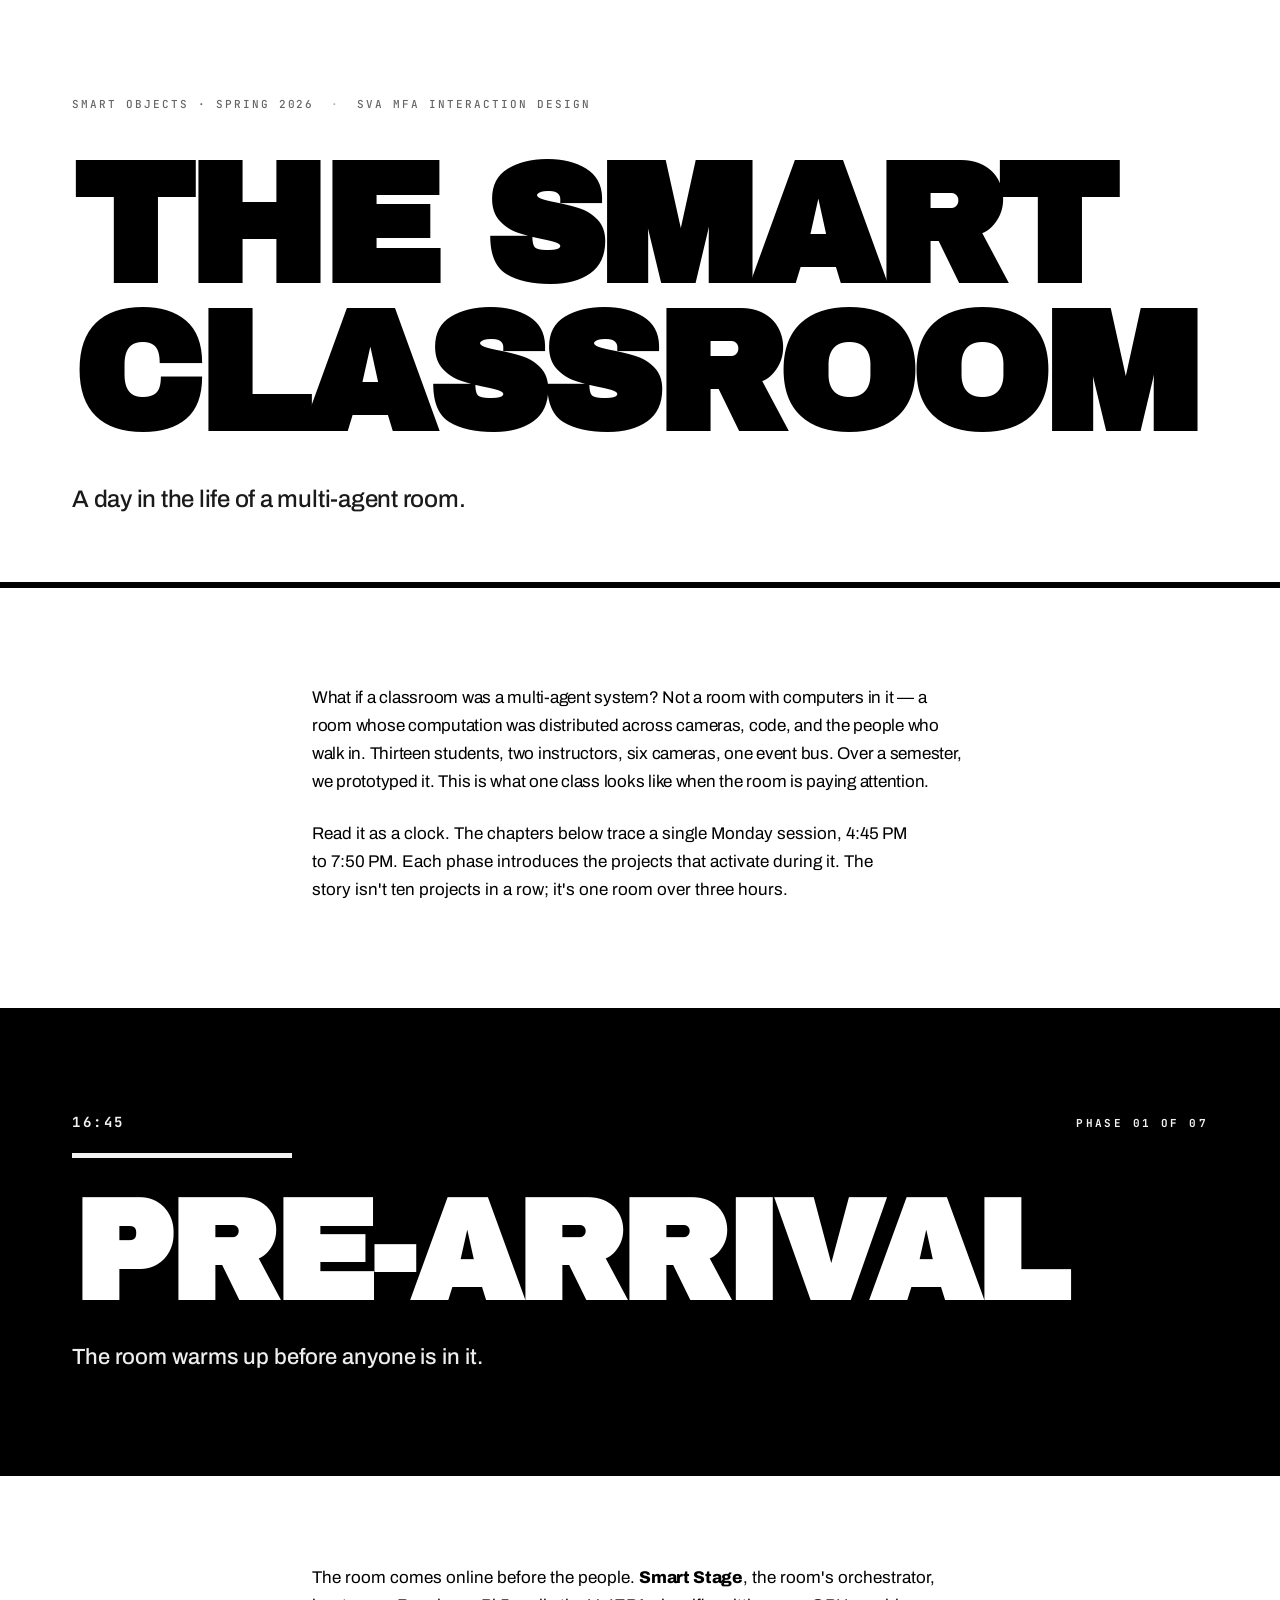
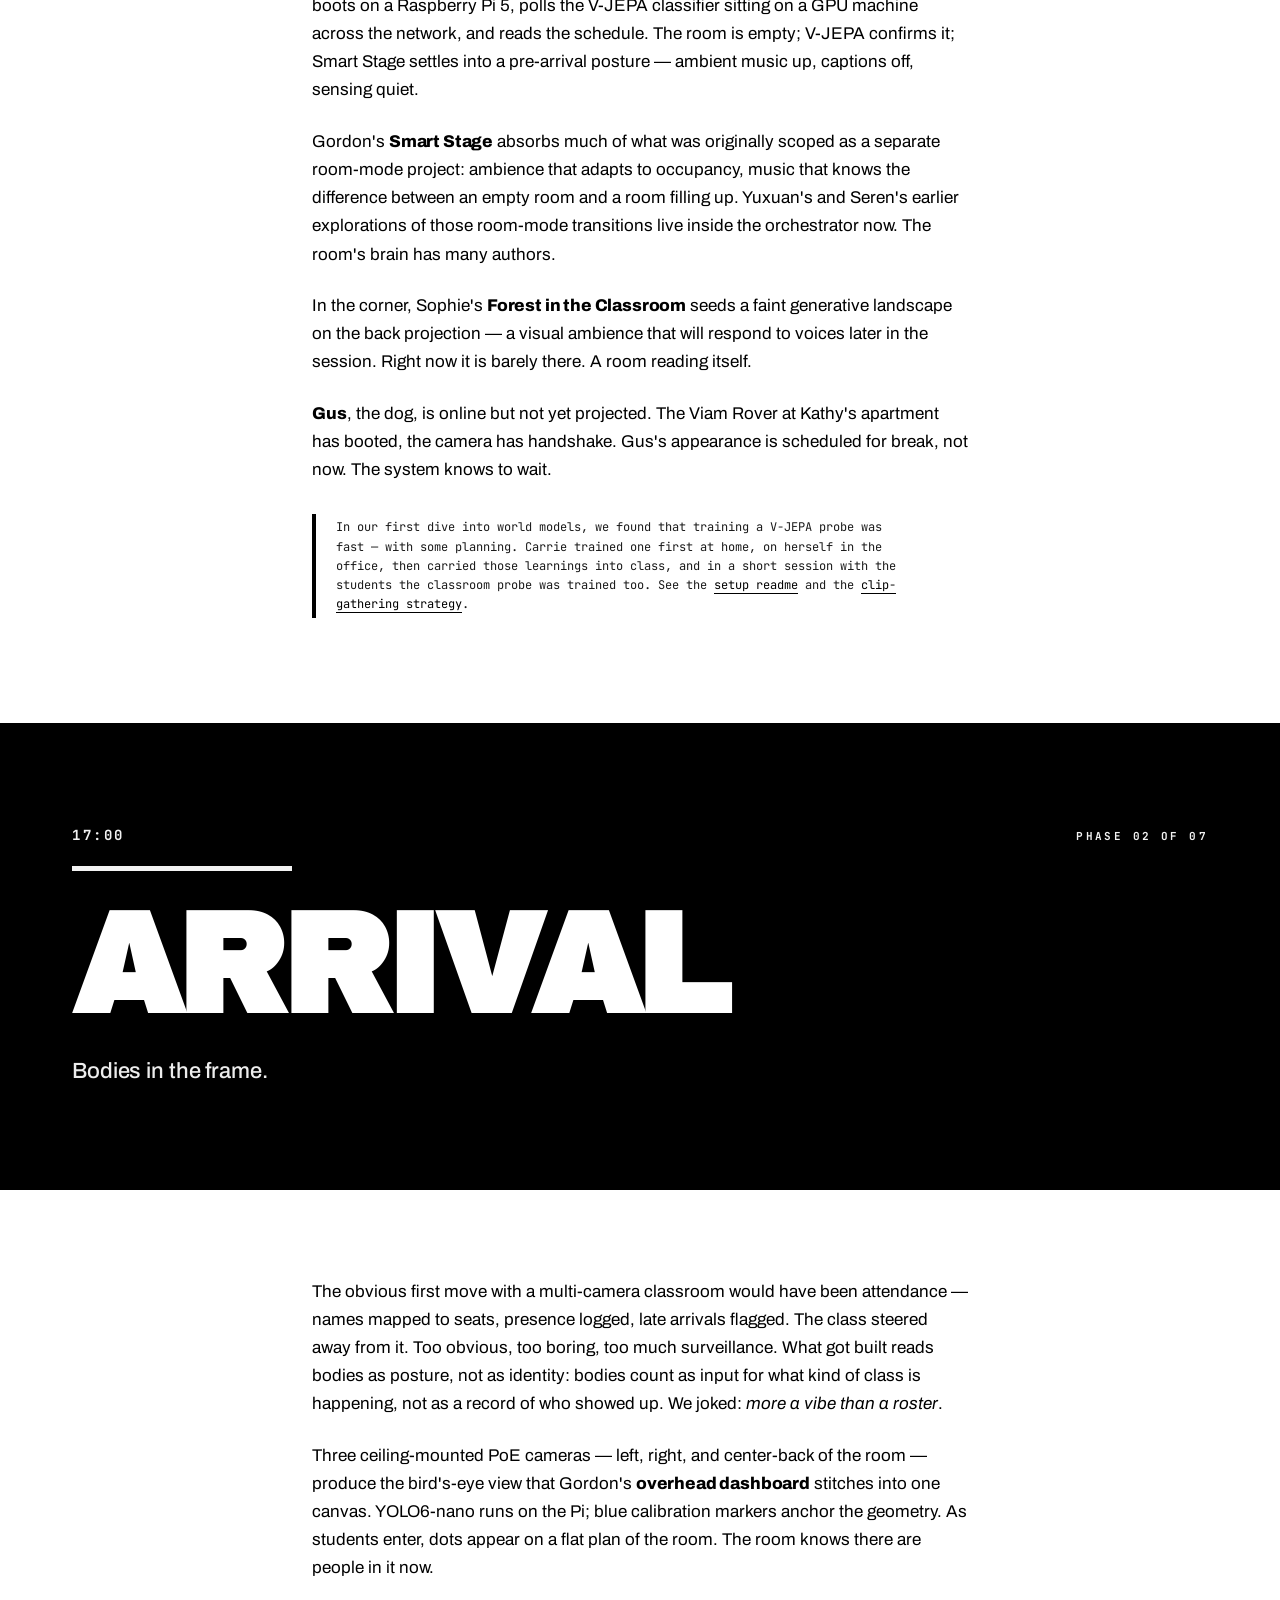
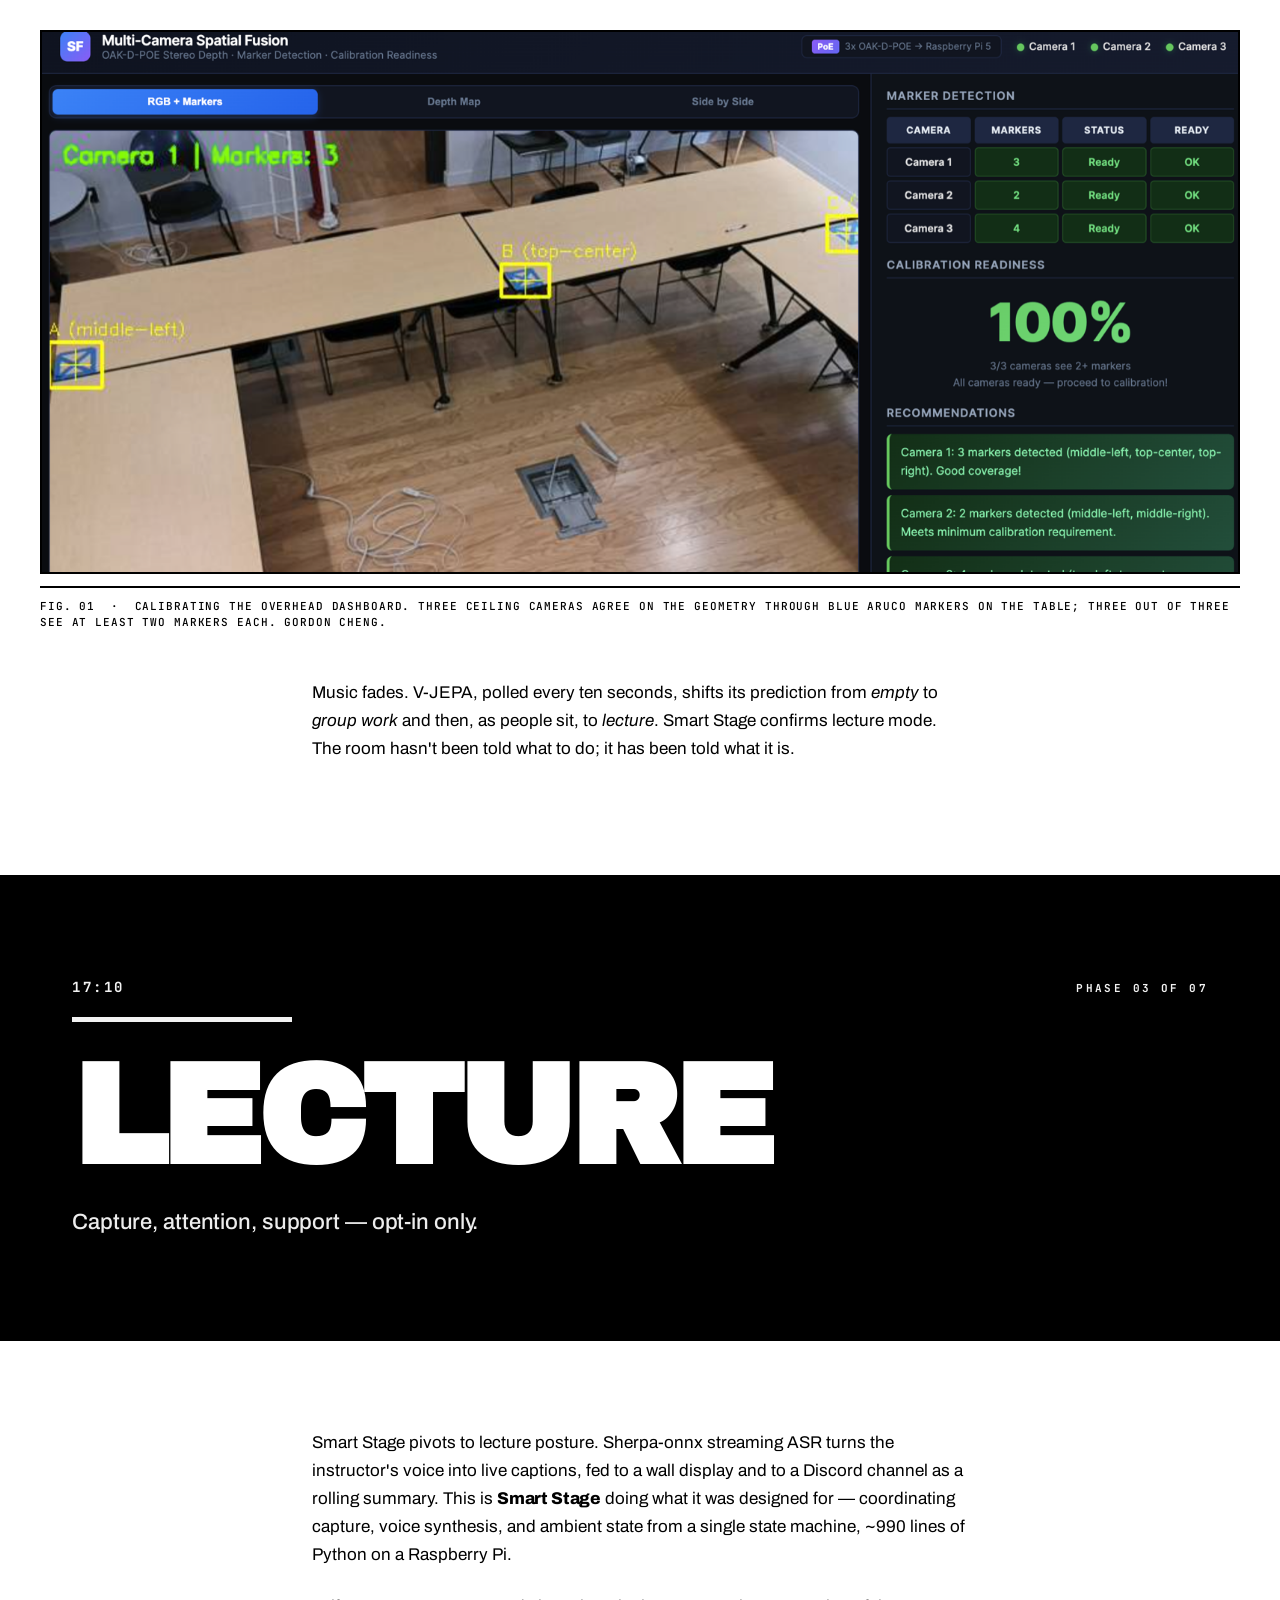
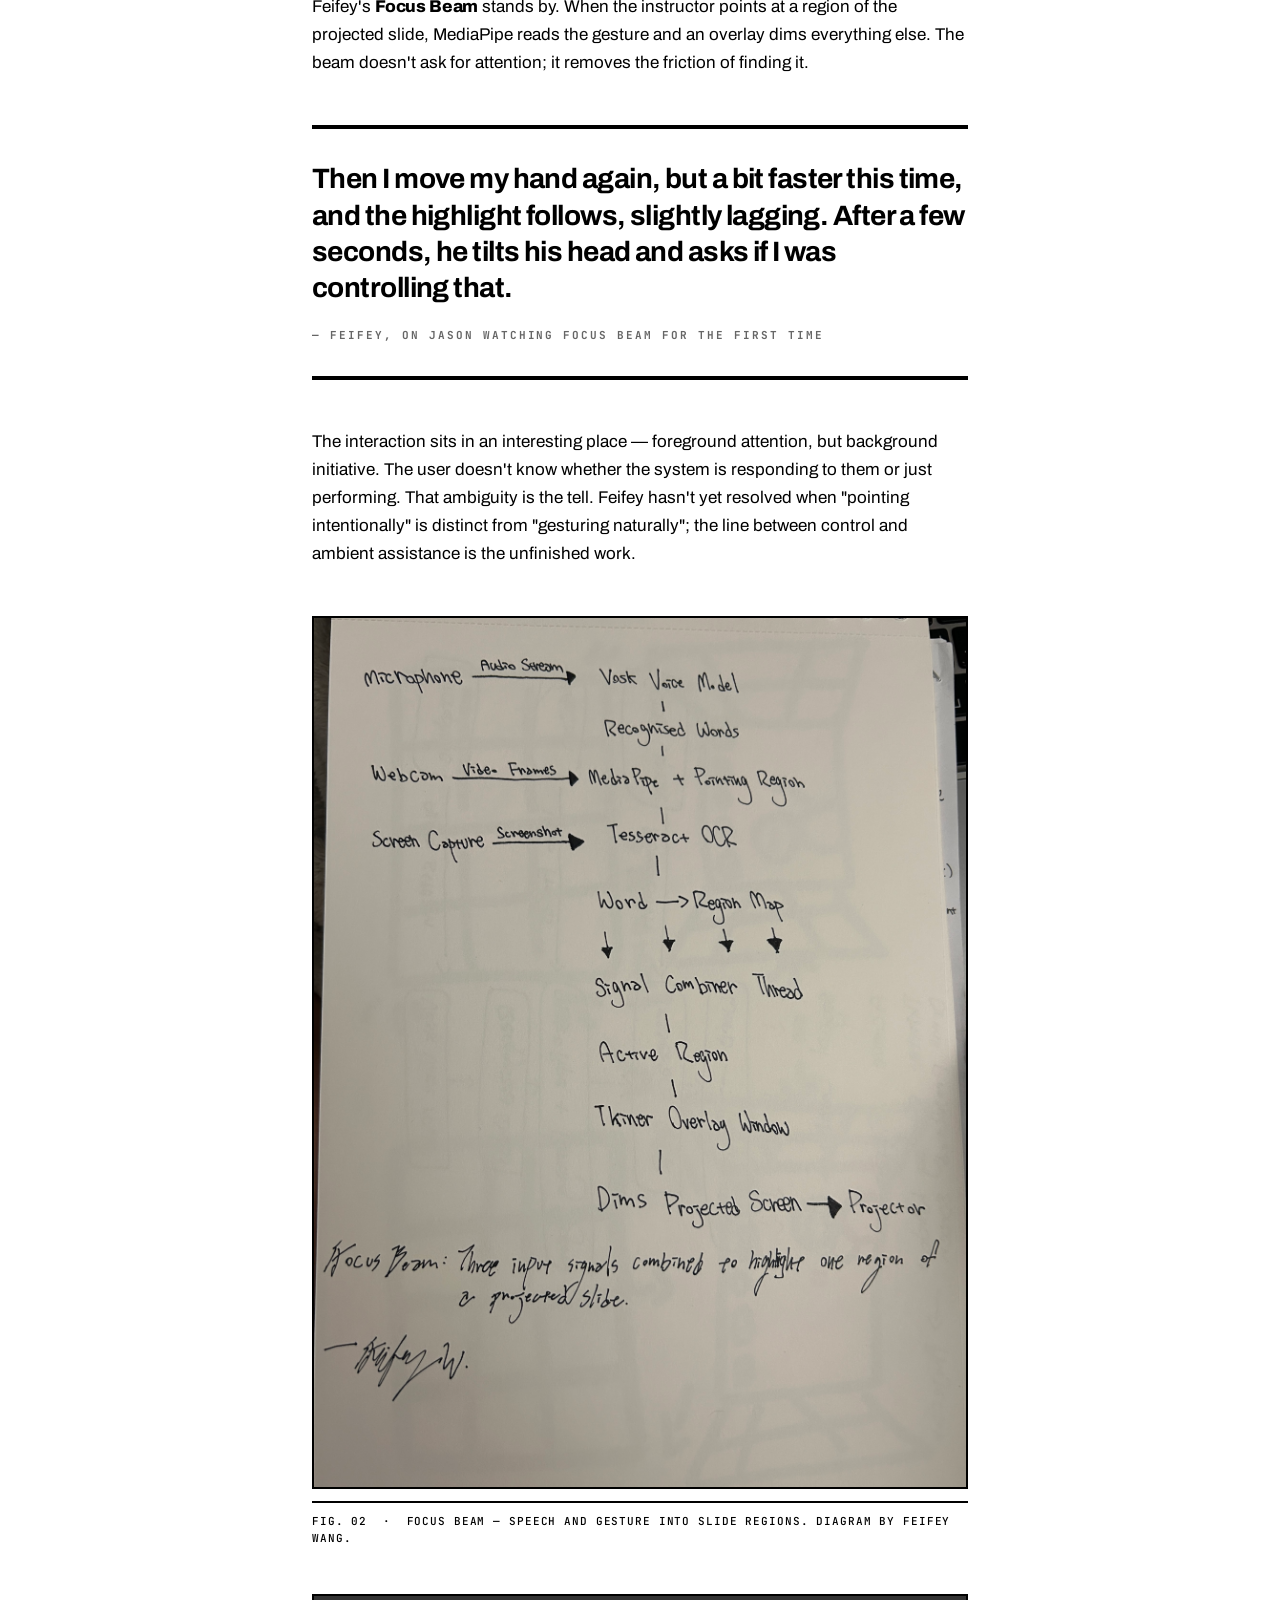
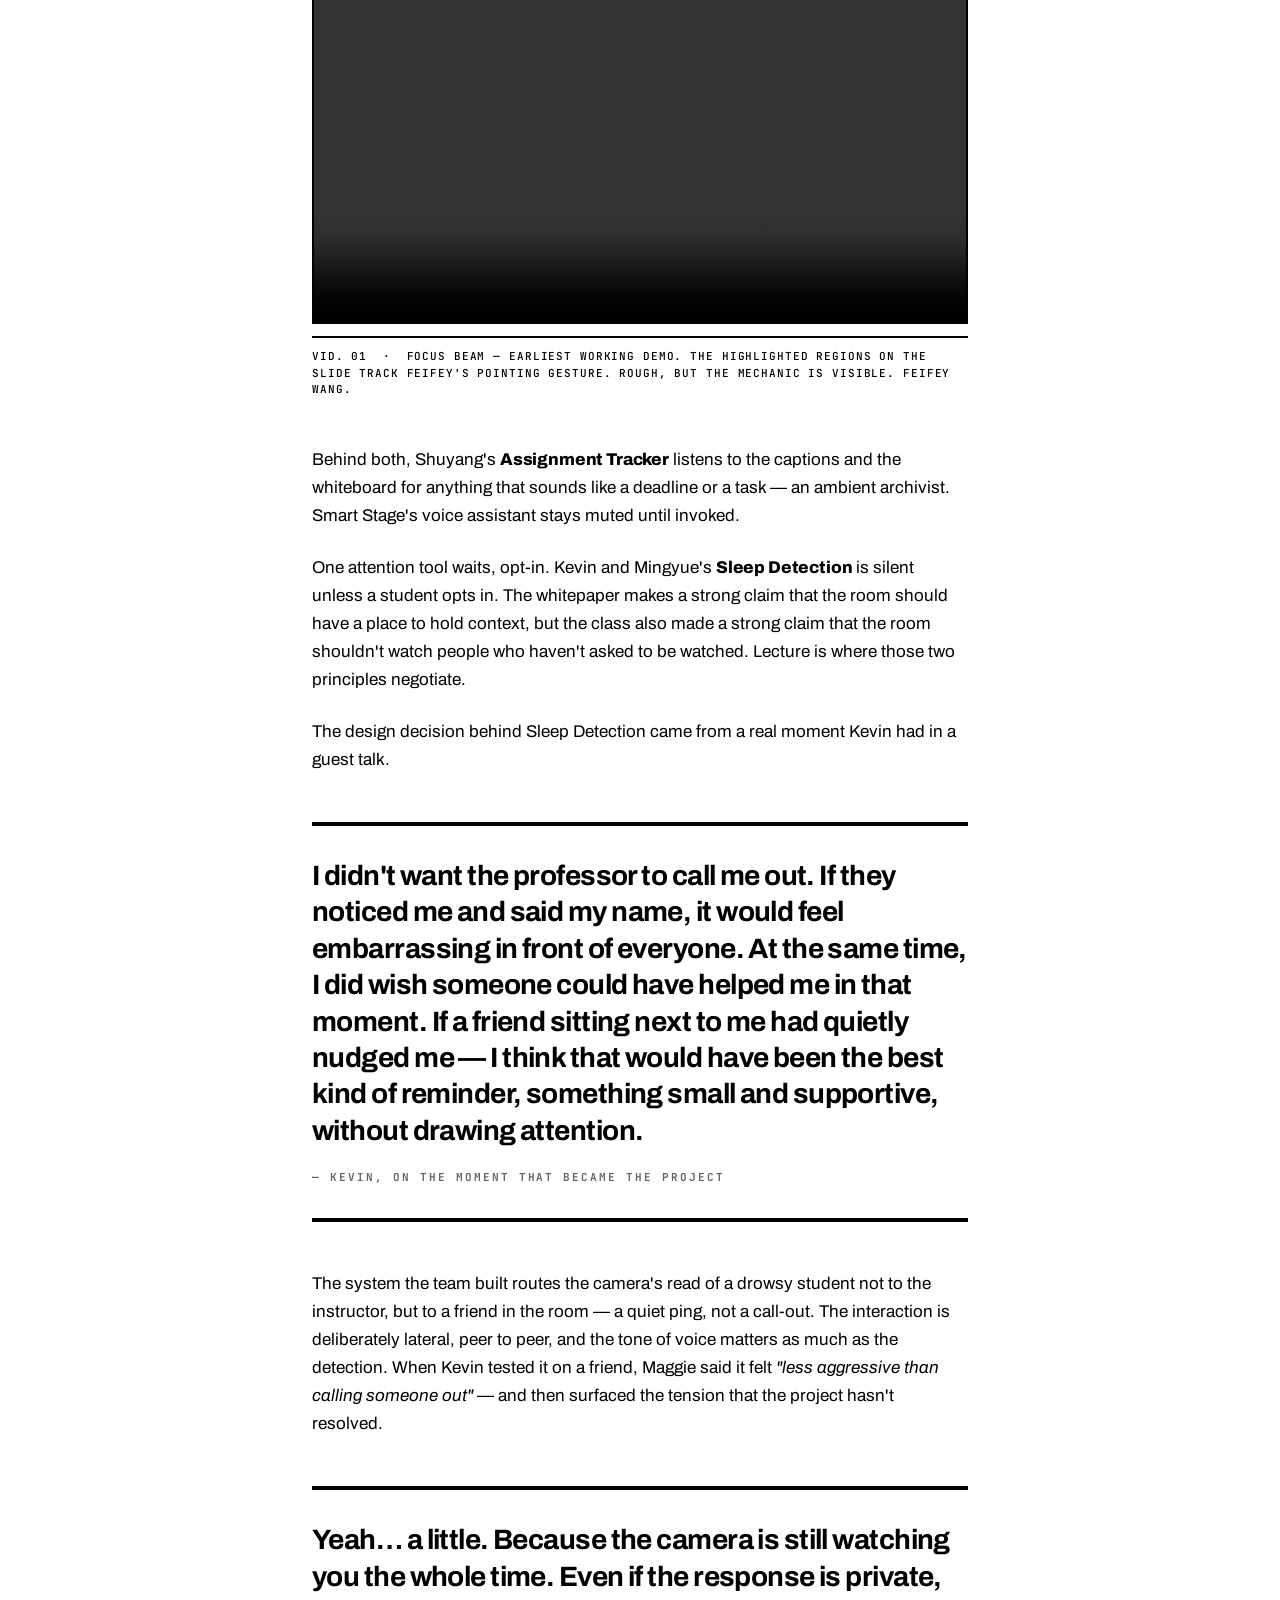
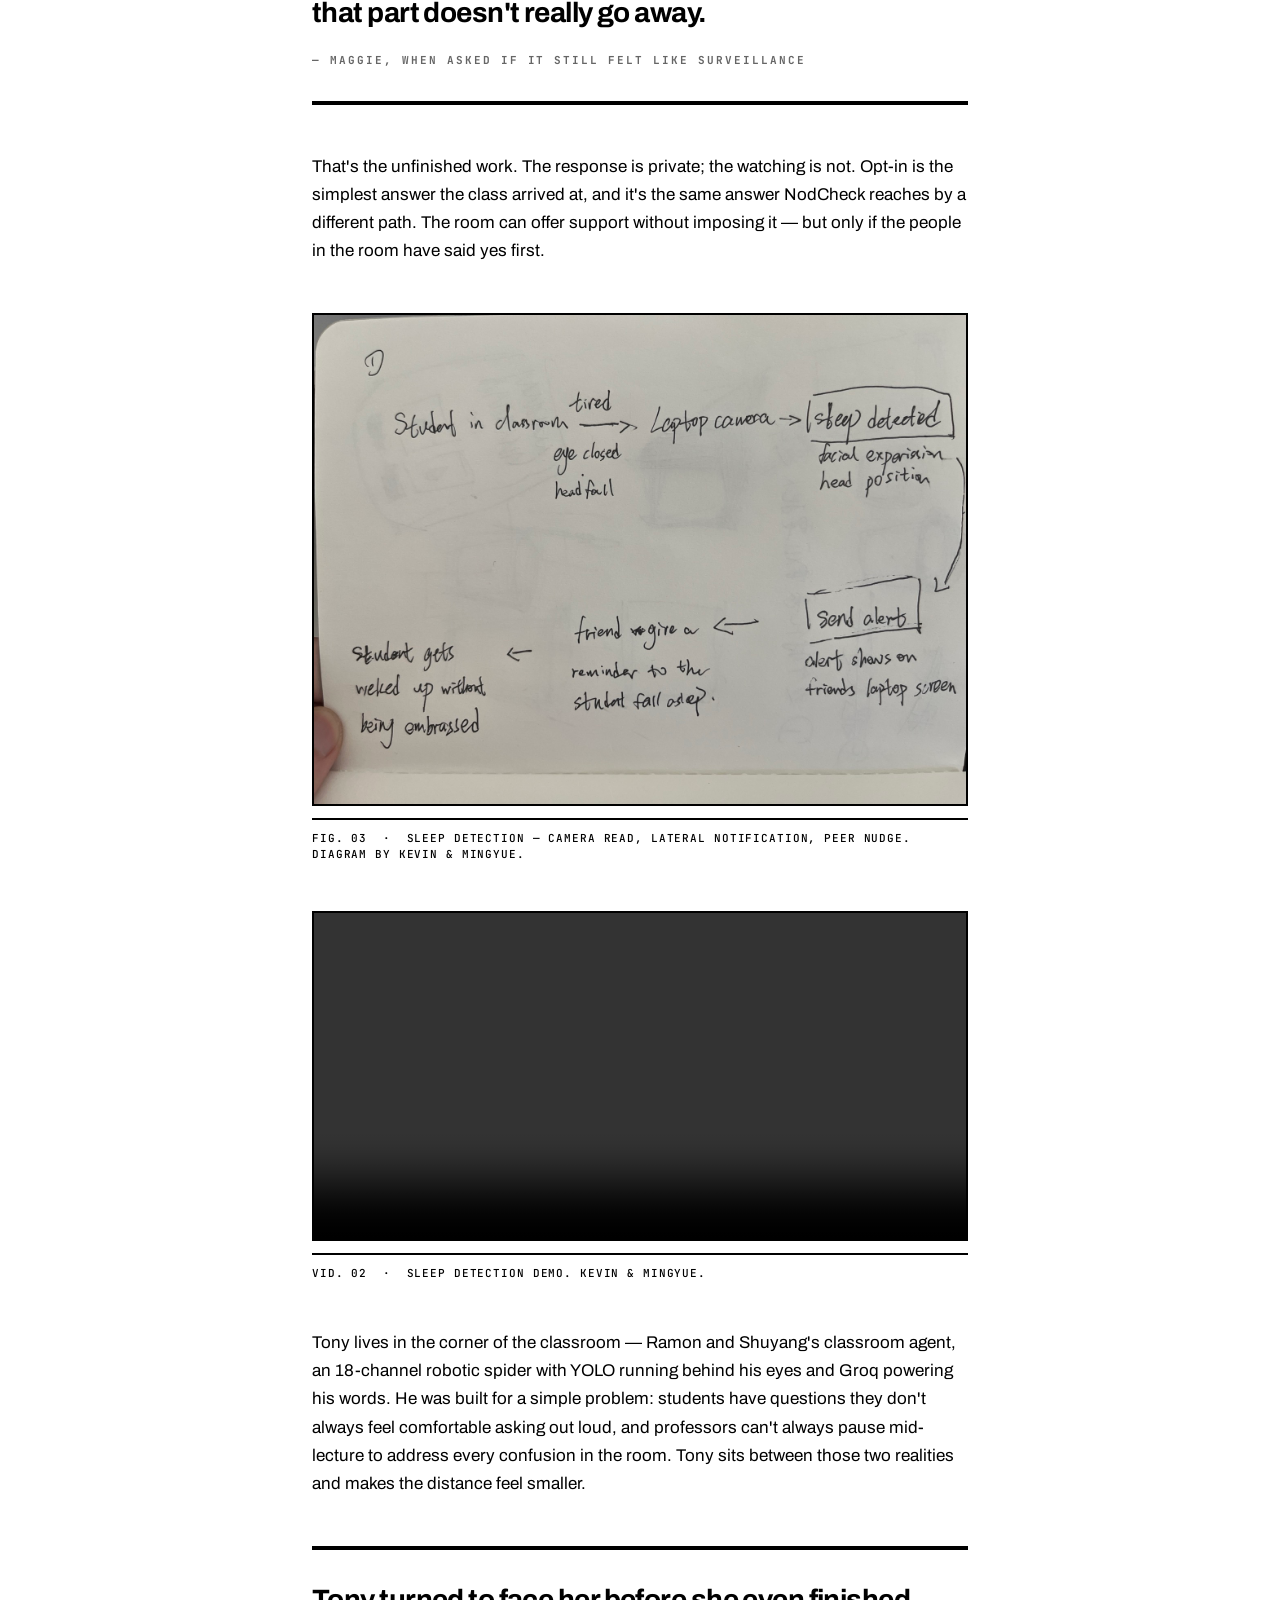
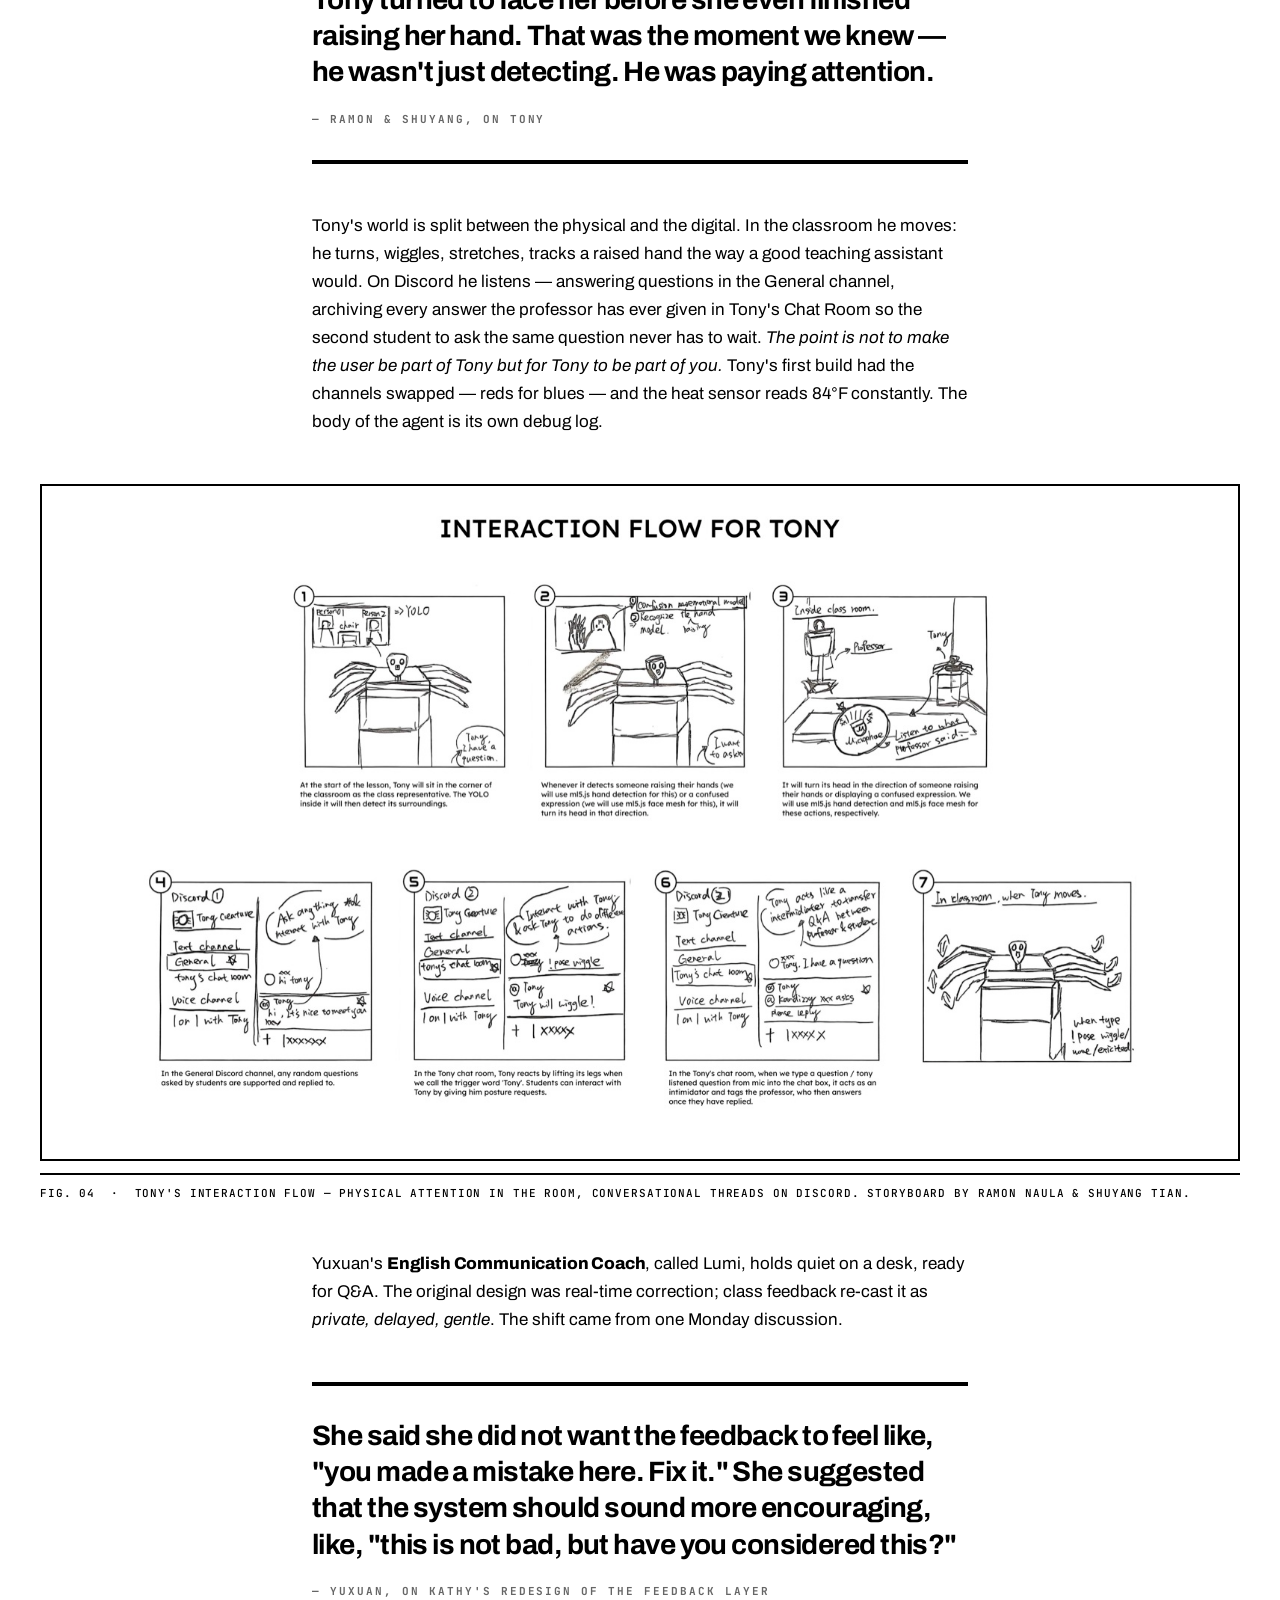
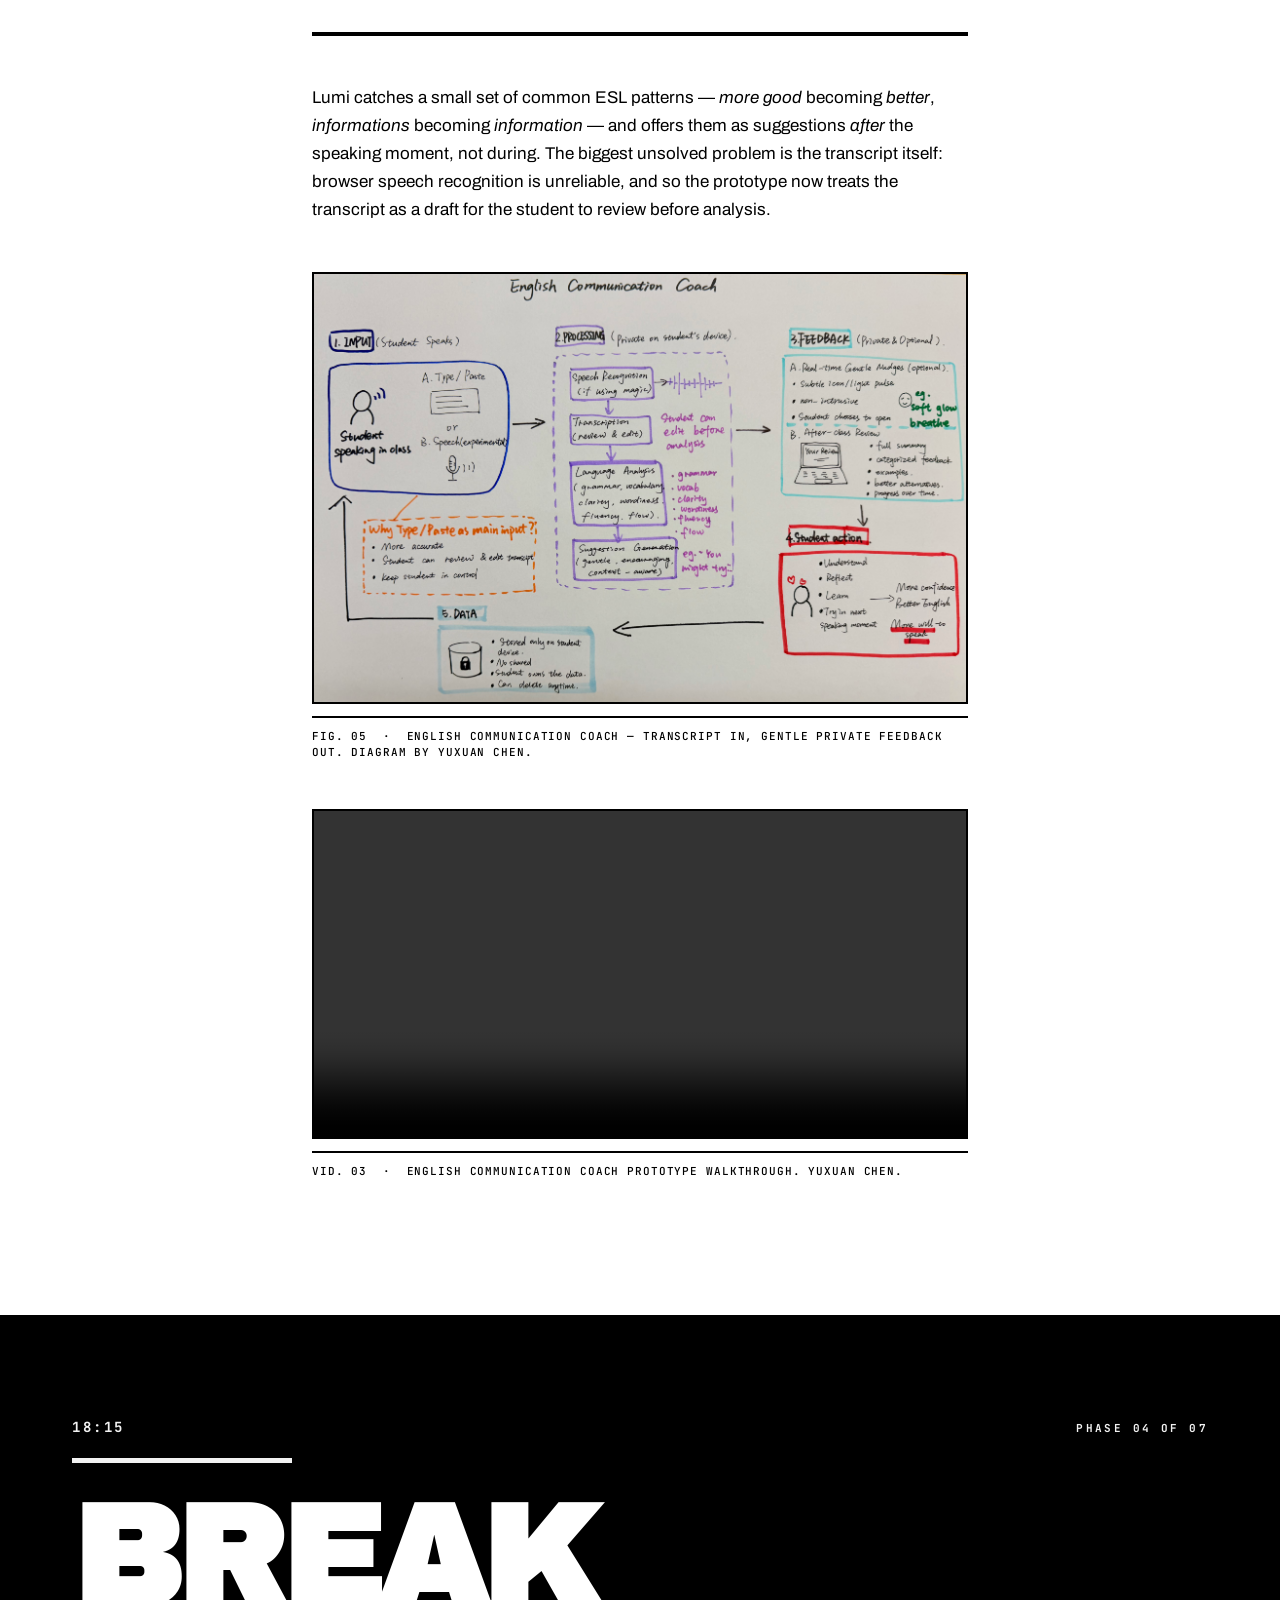
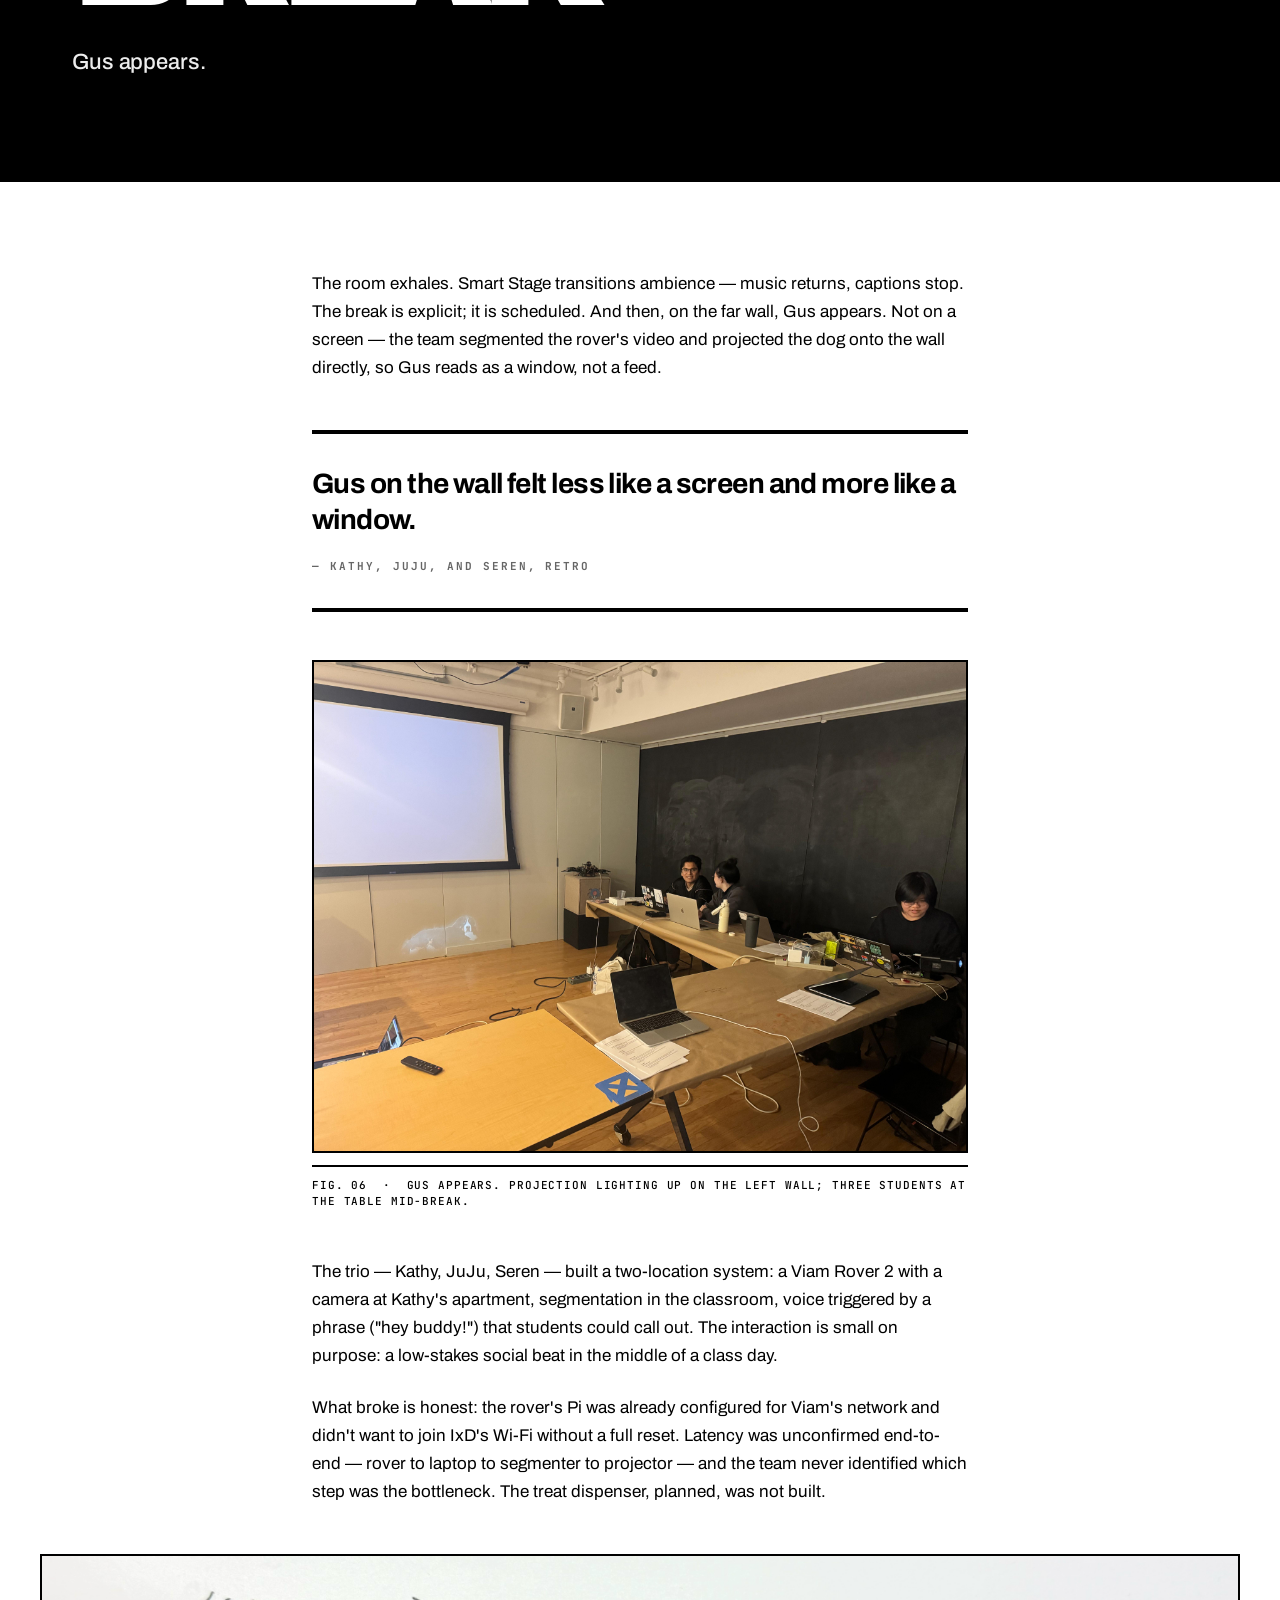
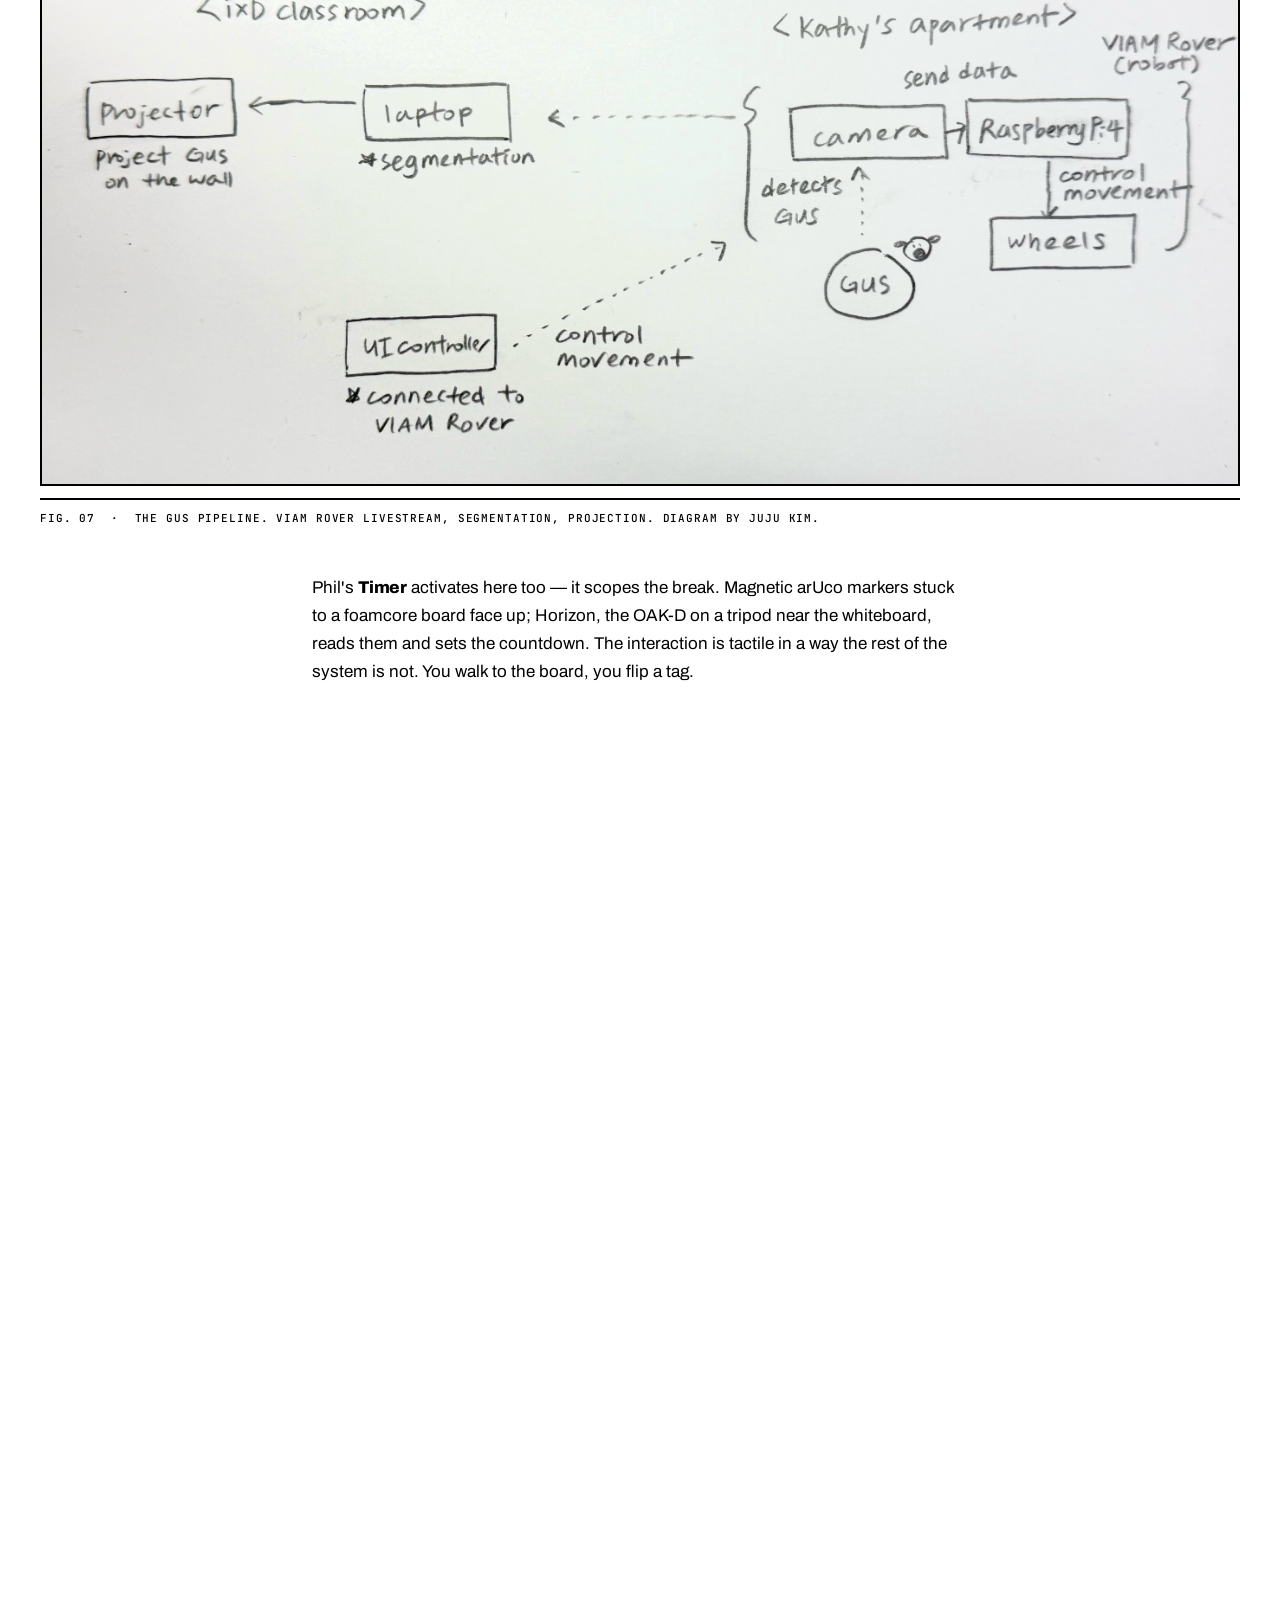
<file: index.html>
<!DOCTYPE html>
<html lang="en">
<head>
<meta charset="utf-8">
<meta name="viewport" content="width=device-width, initial-scale=1.0">
<title>The Smart Classroom · A Day in the Life of a Multi-Agent Room</title>
<meta name="description" content="A scrollable storyboard companion to the Smart Classroom whitepaper. One class session, traced phase by phase, told through the projects that activate the room.">
<link rel="preconnect" href="https://fonts.googleapis.com">
<link rel="preconnect" href="https://fonts.gstatic.com" crossorigin>
<link href="https://fonts.googleapis.com/css2?family=Archivo:wght@400;500;600;700;800;900&family=Archivo+Black&family=JetBrains+Mono:wght@400;500;700&display=swap" rel="stylesheet">
<link rel="stylesheet" href="style.css?v=10">
<style>
  /* Hide page content until webfonts are ready so Archivo's metrics don't
     cause a layout jump when they swap in. A tiny spinner shows in the
     meantime. Fail-safe reveal after 2s. */
  html.fonts-loading body > *:not(.page-spinner) { opacity: 0; }
  body > *:not(.page-spinner) { transition: opacity 0.18s ease-out; }
  .page-spinner {
    display: none;
    position: fixed; inset: 0;
    align-items: center; justify-content: center;
    pointer-events: none;
    z-index: 1000;
  }
  html.fonts-loading .page-spinner { display: flex; }
  .page-spinner svg {
    animation: page-spinner-rotate 1.4s linear infinite;
  }
  @keyframes page-spinner-rotate { to { transform: rotate(360deg); } }
</style>
<script>
  (function () {
    var h = document.documentElement;
    h.classList.add('fonts-loading');
    function reveal() { h.classList.remove('fonts-loading'); }
    if (document.fonts && document.fonts.ready) {
      document.fonts.ready.then(reveal);
      setTimeout(reveal, 2000);
    } else {
      reveal();
    }
  })();
</script>
<!-- Privacy-friendly analytics by Plausible -->
<script async src="https://plausible.io/js/pa-TwCfdIUMh9_8q5YPkaI5g.js"></script>
<script>
  window.plausible=window.plausible||function(){(plausible.q=plausible.q||[]).push(arguments)},plausible.init=plausible.init||function(i){plausible.o=i||{}};
  plausible.init()
</script>
</head>
<body>

<div class="page-spinner" aria-hidden="true">
  <svg width="72" height="72" viewBox="0 0 28 28" xmlns="http://www.w3.org/2000/svg">
    <!-- Bauhaus primary forms — circle, square, triangle — rotating as one. -->
    <circle cx="14" cy="5" r="2.5" fill="#000"/>
    <rect x="4.2" y="16.5" width="4" height="4" fill="#000"/>
    <polygon points="19.8,16.5 23.8,16.5 21.8,20.5" fill="#000"/>
  </svg>
</div>

<header class="masthead">
  <div class="masthead-inner">
    <div class="meta">
      <span class="meta-label">Smart Objects · Spring 2026</span>
      <span class="meta-sep">·</span>
      <span class="meta-label">SVA MFA Interaction Design</span>
    </div>
    <h1 class="masthead-title">The Smart Classroom</h1>
    <p class="masthead-sub">A day in the life of a multi-agent room.</p>
  </div>
</header>

<main>

<!-- ─── HERO ────────────────────────────────────────────────────── -->
<section class="chapter chapter-hero">
  <div class="container">
    <p class="lede">
      What if a classroom was a multi-agent system? Not a room with computers in it &mdash; a room whose computation
      was distributed across cameras, code, and the people who walk in. Thirteen students, two instructors,
      six cameras, one event bus. Over a semester, we prototyped it. This is what one class looks like when the
      room is paying attention.
    </p>
    <p class="lede-runner">
      Read it as a clock. The chapters below trace a single Monday session, 4:45&thinsp;PM to 7:50&thinsp;PM.
      Each phase introduces the projects that activate during it. The story isn't ten projects in a row;
      it's one room over three hours.
    </p>
  </div>
</section>

<!-- ─── PHASE: PRE-ARRIVAL ───────────────────────────────────────── -->
<section class="phase-card">
  <div class="container">
    <div class="phase-meta">
      <span class="phase-time">16:45</span>
      <span class="phase-num">Phase 01 of 07</span>
    </div>
    <h2 class="phase-title">Pre-Arrival</h2>
    <p class="phase-sub">The room warms up before anyone is in it.</p>
  </div>
</section>

<section class="chapter">
  <div class="container">
    <p>
      The room comes online before the people. <strong>Smart Stage</strong>, the room's orchestrator,
      boots on a Raspberry&nbsp;Pi&nbsp;5, polls the V-JEPA classifier sitting on a GPU machine across
      the network, and reads the schedule. The room is empty; V-JEPA confirms it; Smart Stage settles
      into a pre-arrival posture &mdash; ambient music up, captions off, sensing quiet.
    </p>
    <p id="smart-stage">
      Gordon's <strong>Smart Stage</strong> absorbs much of what was originally scoped as a separate room-mode
      project: ambience that adapts to occupancy, music that knows the difference between an empty
      room and a room filling up. Yuxuan's and Seren's earlier explorations of those room-mode
      transitions live inside the orchestrator now. The room's brain has many authors.
    </p>
    <p id="forest">
      In the corner, Sophie's <strong>Forest in the Classroom</strong> seeds a faint generative landscape on the
      back projection &mdash; a visual ambience that will respond to voices later in the session. Right now it
      is barely there. A room reading itself.
    </p>
    <p>
      <strong>Gus</strong>, the dog, is online but not yet projected. The Viam Rover at Kathy's apartment has booted, the
      camera has handshake. Gus's appearance is scheduled for break, not now. The system knows to wait.
    </p>
    <p class="aside">
      In our first dive into world models, we found that training a V-JEPA probe was fast &mdash;
      with some planning. Carrie trained one first at home, on herself in the office, then carried
      those learnings into class, and in a short session with the students the classroom probe was
      trained too. See the
      <a href="https://github.com/kandizzy/smart-objects-cameras/blob/main/v-jepa/VJEPA_SETUP.md">setup readme</a>
      and the <a href="https://github.com/kandizzy/smart-objects-cameras/blob/main/v-jepa/CLASSROOM_CLIP_STRATEGY.md">clip-gathering strategy</a>.
    </p>
  </div>
</section>

<!-- ─── PHASE: ARRIVAL ──────────────────────────────────────────── -->
<section class="phase-card">
  <div class="container">
    <div class="phase-meta">
      <span class="phase-time">17:00</span>
      <span class="phase-num">Phase 02 of 07</span>
    </div>
    <h2 class="phase-title">Arrival</h2>
    <p class="phase-sub">Bodies in the frame.</p>
  </div>
</section>

<section class="chapter">
  <div class="container">
    <p>
      The obvious first move with a multi-camera classroom would have been attendance &mdash; names
      mapped to seats, presence logged, late arrivals flagged. The class steered away from it. Too
      obvious, too boring, too much surveillance. What got built reads bodies as posture, not as
      identity: bodies count as input for what kind of class is happening, not as a record of who
      showed up. We joked: <em>more a vibe than a roster</em>.
    </p>
    <p>
      Three ceiling-mounted PoE cameras &mdash; left, right, and center-back of the room &mdash; produce the bird's-eye
      view that Gordon's <strong>overhead dashboard</strong> stitches into one canvas. YOLO6-nano runs on the
      Pi; blue calibration markers anchor the geometry. As students enter, dots appear on a flat plan of
      the room. The room knows there are people in it now.
    </p>
    <figure class="figure figure-wide">
      <img src="assets/artifacts/gordon-overhead-calibration.png" alt="Calibration view of Gordon's overhead dashboard: a top-down camera frame from one of three ceiling-mounted OAK-D-POE cameras, with three blue ArUco markers detected on a long classroom table. A side panel shows the marker counts for each camera and a 100% calibration-readiness gauge.">
      <figcaption>Fig. 01 &nbsp;·&nbsp; Calibrating the overhead dashboard. Three ceiling cameras agree on the geometry through blue ArUco markers on the table; three out of three see at least two markers each. Gordon Cheng.</figcaption>
    </figure>
    <p>
      Music fades. V-JEPA, polled every ten seconds, shifts its prediction from <em>empty</em> to <em>group&nbsp;work</em>
      and then, as people sit, to <em>lecture</em>. Smart Stage confirms lecture mode. The room hasn't been told
      what to do; it has been told what it is.
    </p>
  </div>
</section>

<!-- ─── PHASE: LECTURE ──────────────────────────────────────────── -->
<section class="phase-card">
  <div class="container">
    <div class="phase-meta">
      <span class="phase-time">17:10</span>
      <span class="phase-num">Phase 03 of 07</span>
    </div>
    <h2 class="phase-title">Lecture</h2>
    <p class="phase-sub">Capture, attention, support &mdash; opt-in only.</p>
  </div>
</section>

<section class="chapter">
  <div class="container">
    <p>
      Smart Stage pivots to lecture posture. Sherpa-onnx streaming ASR turns the instructor's voice into
      live captions, fed to a wall display and to a Discord channel as a rolling summary. This is
      <strong>Smart Stage</strong> doing what it was designed for &mdash; coordinating capture, voice synthesis, and
      ambient state from a single state machine, ~990 lines of Python on a Raspberry Pi.
    </p>
    <p id="focus-beam">
      Feifey's <strong>Focus Beam</strong> stands by. When the instructor points at a region of the projected slide,
      MediaPipe reads the gesture and an overlay dims everything else. The beam doesn't ask for
      attention; it removes the friction of finding it.
    </p>
    <blockquote>
      <p>
        Then I move my hand again, but a bit faster this time, and the highlight follows, slightly lagging.
        After a few seconds, he tilts his head and asks if I was controlling that.
      </p>
      <cite>&mdash; Feifey, on Jason watching Focus Beam for the first time</cite>
    </blockquote>
    <p>
      The interaction sits in an interesting place &mdash; foreground attention, but background initiative.
      The user doesn't know whether the system is responding to them or just performing. That ambiguity
      is the tell. Feifey hasn't yet resolved when "pointing intentionally" is distinct from "gesturing
      naturally"; the line between control and ambient assistance is the unfinished work.
    </p>
    <figure class="figure">
      <img src="assets/diagrams/feifey-focus-beam-diagram.jpg" alt="Diagram of Focus Beam: gesture detection feeding a slide region map and a dimming overlay.">
      <figcaption>Fig. 02 &nbsp;·&nbsp; Focus Beam &mdash; speech and gesture into slide regions. Diagram by Feifey Wang.</figcaption>
    </figure>
    <figure class="figure">
      <video controls muted preload="metadata" playsinline>
        <source src="assets/videos/feifey-focus-beam-demo.mp4" type="video/mp4">
        Your browser does not support inline video. <a href="assets/videos/feifey-focus-beam-demo.mp4">Download the demo &rarr;</a>
      </video>
      <figcaption>Vid. 01 &nbsp;·&nbsp; Focus Beam &mdash; earliest working demo. The highlighted regions on the slide track Feifey's pointing gesture. Rough, but the mechanic is visible. Feifey Wang.</figcaption>
    </figure>
    <p id="assignment-tracker">
      Behind both, Shuyang's <strong>Assignment Tracker</strong> listens to the captions and the whiteboard for
      anything that sounds like a deadline or a task &mdash; an ambient archivist. Smart Stage's voice
      assistant stays muted until invoked.
    </p>
    <p id="sleep-detection">
      One attention tool waits, opt-in. Kevin and Mingyue's <strong>Sleep Detection</strong> is silent unless
      a student opts in. The whitepaper makes a strong claim that the room should have a place to
      hold context, but the class also made a strong claim that the room shouldn't watch people
      who haven't asked to be watched. Lecture is where those two principles negotiate.
    </p>
    <p>
      The design decision behind Sleep Detection came from a real moment Kevin had in a guest talk.
    </p>
    <blockquote>
      <p>
        I didn't want the professor to call me out. If they noticed me and said my name, it would
        feel embarrassing in front of everyone. At the same time, I did wish someone could have
        helped me in that moment. If a friend sitting next to me had quietly nudged me &mdash; I think
        that would have been the best kind of reminder, something small and supportive, without
        drawing attention.
      </p>
      <cite>&mdash; Kevin, on the moment that became the project</cite>
    </blockquote>
    <p>
      The system the team built routes the camera's read of a drowsy student not to the instructor,
      but to a friend in the room &mdash; a quiet ping, not a call-out. The interaction is deliberately
      lateral, peer to peer, and the tone of voice matters as much as the detection. When Kevin tested
      it on a friend, Maggie said it felt <em>"less aggressive than calling someone out"</em> &mdash; and then
      surfaced the tension that the project hasn't resolved.
    </p>
    <blockquote>
      <p>
        Yeah&hellip; a little. Because the camera is still watching you the whole time. Even if the
        response is private, that part doesn't really go away.
      </p>
      <cite>&mdash; Maggie, when asked if it still felt like surveillance</cite>
    </blockquote>
    <p>
      That's the unfinished work. The response is private; the watching is not. Opt-in is the
      simplest answer the class arrived at, and it's the same answer NodCheck reaches by a different
      path. The room can offer support without imposing it &mdash; but only if the people in the room
      have said yes first.
    </p>
    <figure class="figure">
      <img src="assets/diagrams/kevin-mingyue-sleep-detection-diagram.jpg" alt="Hand-drawn diagram of Sleep Detection: camera reads drowsy state, system pings a designated friend, friend taps the sleeper.">
      <figcaption>Fig. 03 &nbsp;·&nbsp; Sleep Detection &mdash; camera read, lateral notification, peer nudge. Diagram by Kevin &amp; Mingyue.</figcaption>
    </figure>
    <figure class="figure">
      <video controls muted preload="metadata" playsinline>
        <source src="assets/videos/kevin-mingyue-sleep-detection-demo.mp4" type="video/mp4">
        Your browser does not support inline video. <a href="assets/videos/kevin-mingyue-sleep-detection-demo.mp4">Download the demo &rarr;</a>
      </video>
      <figcaption>Vid. 02 &nbsp;·&nbsp; Sleep Detection demo. Kevin &amp; Mingyue.</figcaption>
    </figure>
    <p id="tony">
      Tony lives in the corner of the classroom &mdash; Ramon and Shuyang's classroom agent, an
      18-channel robotic spider with YOLO running behind his eyes and Groq powering his words.
      He was built for a simple problem: students have questions they don't always feel comfortable
      asking out loud, and professors can't always pause mid-lecture to address every confusion in
      the room. Tony sits between those two realities and makes the distance feel smaller.
    </p>
    <blockquote>
      <p>
        Tony turned to face her before she even finished raising her hand. That was the moment we
        knew &mdash; he wasn't just detecting. He was paying attention.
      </p>
      <cite>&mdash; Ramon &amp; Shuyang, on Tony</cite>
    </blockquote>
    <p>
      Tony's world is split between the physical and the digital. In the classroom he moves: he
      turns, wiggles, stretches, tracks a raised hand the way a good teaching assistant would. On
      Discord he listens &mdash; answering questions in the General channel, archiving every answer
      the professor has ever given in Tony's Chat Room so the second student to ask the same
      question never has to wait. <em>The point is not to make the user be part of Tony but for Tony
      to be part of you.</em> Tony's first build had the channels swapped &mdash; reds for blues
      &mdash; and the heat sensor reads 84°F constantly. The body of the agent is its own debug log.
    </p>
    <figure class="figure figure-wide">
      <img src="assets/diagrams/tony-interaction-flow.jpg" alt="Hand-drawn 7-panel storyboard: Tony scanning the room with YOLO, detecting a raised hand, turning to face the student, then mirroring the interaction across Discord channels.">
      <figcaption>Fig. 04 &nbsp;·&nbsp; Tony's interaction flow &mdash; physical attention in the room, conversational threads on Discord. Storyboard by Ramon Naula &amp; Shuyang Tian.</figcaption>
    </figure>
    <p id="grammar-coach">
      Yuxuan's <strong>English Communication Coach</strong>, called Lumi, holds quiet on a desk, ready for Q&amp;A.
      The original design was real-time correction; class feedback re-cast it as <em>private, delayed,
      gentle</em>. The shift came from one Monday discussion.
    </p>
    <blockquote>
      <p>
        She said she did not want the feedback to feel like, "you made a mistake here. Fix it." She
        suggested that the system should sound more encouraging, like, "this is not bad, but have
        you considered this?"
      </p>
      <cite>&mdash; Yuxuan, on Kathy's redesign of the feedback layer</cite>
    </blockquote>
    <p>
      Lumi catches a small set of common ESL patterns &mdash; <em>more good</em> becoming <em>better</em>,
      <em>informations</em> becoming <em>information</em> &mdash; and offers them as suggestions <em>after</em> the speaking
      moment, not during. The biggest unsolved problem is the transcript itself: browser speech
      recognition is unreliable, and so the prototype now treats the transcript as a draft for the
      student to review before analysis.
    </p>
    <figure class="figure">
      <img src="assets/diagrams/yuxuan-english-communication-coach-diagram.jpeg" alt="Diagram of English Communication Coach: input through review through private feedback cards.">
      <figcaption>Fig. 05 &nbsp;·&nbsp; English Communication Coach &mdash; transcript in, gentle private feedback out. Diagram by Yuxuan Chen.</figcaption>
    </figure>
    <figure class="figure">
      <video controls muted preload="metadata" playsinline>
        <source src="assets/videos/yuxuan-english-communication-coach-demo.mp4" type="video/mp4">
        Your browser does not support inline video. <a href="assets/videos/yuxuan-english-communication-coach-demo.mp4">Download the demo &rarr;</a>
      </video>
      <figcaption>Vid. 03 &nbsp;·&nbsp; English Communication Coach prototype walkthrough. Yuxuan Chen.</figcaption>
    </figure>
  </div>
</section>

<!-- ─── PHASE: BREAK ─────────────────────────────────────────────── -->
<section class="phase-card">
  <div class="container">
    <div class="phase-meta">
      <span class="phase-time">18:15</span>
      <span class="phase-num">Phase 04 of 07</span>
    </div>
    <h2 class="phase-title">Break</h2>
    <p class="phase-sub">Gus appears.</p>
  </div>
</section>

<section class="chapter">
  <div class="container">
    <p>
      The room exhales. Smart Stage transitions ambience &mdash; music returns, captions stop. The break
      is explicit; it is scheduled. And then, on the far wall, Gus appears. Not on a screen &mdash; the team
      segmented the rover's video and projected the dog onto the wall directly, so Gus reads as a
      window, not a feed.
    </p>
    <blockquote>
      <p>
        Gus on the wall felt less like a screen and more like a window.
      </p>
      <cite>&mdash; Kathy, JuJu, and Seren, retro</cite>
    </blockquote>
    <figure class="figure">
      <img src="assets/artifacts/gus-appears-lead.jpeg" alt="Classroom on break: a projection screen on the left wall begins to light up with Gus the dog while three students sit at the long center table.">
      <figcaption>Fig. 06 &nbsp;·&nbsp; Gus appears. Projection lighting up on the left wall; three students at the table mid-break.</figcaption>
    </figure>
    <p id="gus">
      The trio &mdash; Kathy, JuJu, Seren &mdash; built a two-location system: a Viam Rover 2 with a camera at
      Kathy's apartment, segmentation in the classroom, voice triggered by a phrase ("hey buddy!")
      that students could call out. The interaction is small on purpose: a low-stakes social beat in
      the middle of a class day.
    </p>
    <p>
      What broke is honest: the rover's Pi was already configured for Viam's network and didn't want to
      join IxD's Wi-Fi without a full reset. Latency was unconfirmed end-to-end &mdash; rover to laptop to
      segmenter to projector &mdash; and the team never identified which step was the bottleneck. The treat
      dispenser, planned, was not built.
    </p>
    <figure class="figure figure-wide">
      <img src="assets/diagrams/juju-virtual-gus-diagram.png" alt="Diagram: Viam Rover camera stream, segmentation pipeline, projector to wall.">
      <figcaption>Fig. 07 &nbsp;·&nbsp; The Gus pipeline. Viam Rover livestream, segmentation, projection. Diagram by JuJu Kim.</figcaption>
    </figure>
    <p>
      Phil's <strong>Timer</strong> activates here too &mdash; it scopes the break. Magnetic arUco markers stuck to a foamcore
      board face up; Horizon, the OAK-D on a tripod near the whiteboard, reads them and sets the
      countdown. The interaction is tactile in a way the rest of the system is not. You walk to the
      board, you flip a tag.
    </p>
  </div>
</section>

<!-- ─── PHASE: GROUP WORK ────────────────────────────────────────── -->
<section class="phase-card">
  <div class="container">
    <div class="phase-meta">
      <span class="phase-time">18:30</span>
      <span class="phase-num">Phase 05 of 07</span>
    </div>
    <h2 class="phase-title">Group Work</h2>
    <p class="phase-sub">Lab posture &mdash; small groups, surfaces, helpers.</p>
  </div>
</section>

<section class="chapter">
  <div class="container">
    <p>
      V-JEPA's classifier trips over to <em>group work</em>; Smart Stage shifts ambience accordingly. The
      whiteboard becomes the room's center of gravity. Phil's <span id="timer">Timer</span> scopes the activity &mdash; this is its
      most natural use, and the moment it became something more than a personal tool.
    </p>
    <blockquote>
      <p>
        Bruno is at the whiteboard. Phil lets Bruno figure out the interaction for himself using the
        icons taped to the arUco tags. Bruno sets the timer by aiming the central tag's arrow at the
        15-minute mark. He flips the play tag and the timer display on Phil's laptop confirms it's
        running. Carrie and Phil exclaim, "Yes!" &mdash; excited by the fact that the smart classroom is
        beginning to come to life.
      </p>
      <cite>&mdash; Phil, on Bruno using the timer for the first time</cite>
    </blockquote>
    <p>
      The interesting thing about the timer wasn't the timer. It was that setting one became a group
      gesture. <em>To set a timer is to free oneself from wondering, "are we spending too much time on
      this?"</em>  Phil hasn't yet resolved how the camera mounts in a way that disappears for people
      without losing sight of the board &mdash; the open hardware question.
    </p>
    <figure class="figure">
      <img src="assets/diagrams/phil-timer-diagram.png" alt="Diagram of Timer: arUco tags, OAK-D detection, state machine, web display.">
      <figcaption>Fig. 08 &nbsp;·&nbsp; Timer &mdash; arUco tags into countdown state. Diagram by Phil Cote.</figcaption>
    </figure>
    <figure class="figure">
      <video controls muted preload="metadata" playsinline>
        <source src="assets/videos/phil-timer-demo.mp4" type="video/mp4">
        Your browser does not support inline video. <a href="assets/videos/phil-timer-demo.mp4">Download the demo &rarr;</a>
      </video>
      <figcaption>Vid. 04 &nbsp;·&nbsp; Timer in use &mdash; flipping arUco tags to set the countdown. Phil Cote.</figcaption>
    </figure>
    <p>
      Darren's <strong id="inprint">Inprint</strong> reads handwriting from any surface in the room
      and makes notes from it &mdash; the kind of capability that only matters if it is genuinely
      surface-agnostic. Two moments earlier in the semester pointed Darren toward it.
    </p>
    <p>
      The first was when a workshop covered the classroom tables with paper. At first the paper
      was just paper. Over the weeks, the tables began to change &mdash; doodles during lectures,
      then notes, then diagrams drawn directly on the table during group work, sometimes by people
      who weren't quite aware they were doing it. As students moved around the room, doodles
      started interacting with other doodles. Whiteboards take setup and cleanup, and they get
      erased every session. Tables, when you let them, accumulate.
    </p>
    <blockquote>
      <p>
        Those tables to this day are a living classroom artifact &mdash; notes encompassing a
        diverse set of insights and personal touches contributing to a growing creative ecosystem.
      </p>
      <cite>&mdash; Darren, on the paper-covered tables</cite>
    </blockquote>
    <p>
      The second was the FigJam migration. Group work that happened analog &mdash; sticky notes,
      markers, organic conversation, a ha! moments where someone draws a line from one idea to
      another &mdash; only got captured digitally as a flat photograph at the end. Inprint
      addresses that gap directly: capture the writing continuously, so the digital archive is
      the work itself rather than a photograph of where it ended up.
    </p>
    <blockquote>
      <p>
        The issue, for a while, has been portability. With Inprint, I want to bridge that gap
        between freeform writing and drawing and make that portable on both digital and analog
        mediums.
      </p>
      <cite>&mdash; Darren, on Inprint's purpose</cite>
    </blockquote>
    <figure class="figure">
      <img src="assets/diagrams/darren-inprint-diagram.jpg" alt="Hand-drawn diagram of Inprint by Darren Chia — labeled blocks for physical writing, an overhead webcam, a processing script, and output canvases.">
      <figcaption>Fig. 09 &nbsp;·&nbsp; Inprint &mdash; diagram by Darren Chia.</figcaption>
    </figure>
    <figure class="figure">
      <video controls muted preload="metadata" playsinline>
        <source src="assets/videos/darren-inprint-demo.mp4" type="video/mp4">
        Your browser does not support inline video. <a href="assets/videos/darren-inprint-demo.mp4">Download the demo &rarr;</a>
      </video>
      <figcaption>Vid. 05 &nbsp;·&nbsp; Inprint &mdash; pen on paper, overhead camera, ink captured to a digital canvas. Darren Chia.</figcaption>
    </figure>
    <p>
      Tony, in this phase, shifts posture from observer to embodied helper. The same agent the room
      watched in lecture is now something you can ask a question of. Same body, different role.
    </p>
    <p>
      Sophie's Forest, dormant in lecture, reactivates: the more voices the room produces, the more
      the projected forest grows. Late one Monday, alone in the room playing a recording back into it,
      Sophie noticed something the design hadn't intended &mdash; <em>Forest doesn't know who is talking.
      The power difference that exists in the room disappears in the forest.</em> Teacher and student
      each grow a tree. The work surfaced a quality through use that it hadn't been built toward.
    </p>
    <p>
      When Sophie showed the demo to her mother over a video call &mdash; no setup, no explanation
      &mdash; the read came back unprompted.
    </p>
    <blockquote>
      <p>
        Isn't it just like the little spirits in a Miyazaki forest? Like they just appeared?
      </p>
      <cite>&mdash; Sophie's mom</cite>
    </blockquote>
    <figure class="figure">
      <img src="assets/diagrams/sophie-forest-diagram.jpg" alt="Diagram of Forest in the Classroom: voices into a generative landscape that grows tree by tree.">
      <figcaption>Fig. 10 &nbsp;·&nbsp; Forest in the Classroom &mdash; voices into a generative landscape. Diagram by Sophie Lee.</figcaption>
    </figure>
  </div>
</section>

<!-- ─── PHASE: TECH DEMO ─────────────────────────────────────────── -->
<section class="phase-card">
  <div class="container">
    <div class="phase-meta">
      <span class="phase-time">19:30</span>
      <span class="phase-num">Phase 06 of 07</span>
    </div>
    <h2 class="phase-title">Labs &amp; Demos</h2>
    <p class="phase-sub">Focused work, demos, and opt-in checks.</p>
  </div>
</section>

<section class="chapter">
  <div class="container">
    <p>
      Demos and focused work share a phase. Smart Stage holds attention but lowers its own footprint &mdash;
      the room knows demos are not lectures, even when the speaker is at the podium. (The simulator
      flagged this as a place where the room can mis-infer; a body at the podium with the rest of the
      class seated reads identically as <em>lecture</em> from the camera angle.)
    </p>
    <p>
      Demos are a particular kind of attention test. The instructor is walking the room through
      how something works &mdash; how to set up Node, how a sensor pipeline fits together, how an ambient
      system listens without being seen &mdash; and the room either follows or doesn't. Most rooms don't
      say which.
    </p>
    <p id="nodcheck">
      Kathy's <strong>NodCheck</strong> exists because of one of those moments.
    </p>
    <blockquote>
      <p>
        She scans the room, notices all the blank stares, and asks if it makes sense. Nobody says
        anything. I vigorously shake my head no. She immediately perks up and genuinely thanks me for
        being honest. <em>"I had a feeling people were lost from all the blank stares!"</em>
      </p>
      <cite>&mdash; Kathy, on the moment that became NodCheck</cite>
    </blockquote>
    <p>
      The lesson Carrie was teaching was, with quiet irony, on ambient and invisible tech &mdash; sensing
      systems that read the room without being seen. The room was illegible to her until one
      person made a single explicit gesture. That's the design problem in one frame: there should
      be a low-risk way for a student to say <em>I'm lost</em>, and the smallest possible signal &mdash; a
      head shake &mdash; should be enough to make it legible.
    </p>
    <p>
      In Labs &amp; Demos posture, NodCheck opens a short comprehension window tied to a question and
      accumulates yes-nods and head-shakes on the instructor's screen. The interaction is simple
      and physical &mdash; you don't have to interrupt, raise your hand, or admit anything in front of
      the room. You just nod or don't.
    </p>
    <figure class="figure">
      <video controls muted preload="metadata" playsinline>
        <source src="assets/videos/kathy-nodcheck-demo.mp4" type="video/mp4">
        Your browser does not support inline video. <a href="assets/videos/kathy-nodcheck-demo.mp4">Download the demo &rarr;</a>
      </video>
      <figcaption>Vid. 06 &nbsp;·&nbsp; NodCheck &mdash; nod and head-shake registering against an open question. Kathy Choi.</figcaption>
    </figure>
    <p>
      What broke is the staging. The trigger button doesn't currently live anywhere useful for
      either students or instructor to reach. Multi-user sensing isn't built yet. The version Kathy
      wants &mdash; multiple students at once, totals displayed on the instructor's device, the trigger
      placed somewhere both parties can find &mdash; is the clearest path forward, and it's the version
      the Labs &amp; Demos phase actually needs.
    </p>
  </div>
</section>

<!-- ─── PHASE: WRAP ──────────────────────────────────────────────── -->
<section class="phase-card">
  <div class="container">
    <div class="phase-meta">
      <span class="phase-time">19:50</span>
      <span class="phase-num">Phase 07 of 07</span>
    </div>
    <h2 class="phase-title">Wrap</h2>
    <p class="phase-sub">Dismissal. The room logs the class.</p>
  </div>
</section>

<section class="chapter">
  <div class="container">
    <p>
      The session resolves. Smart Stage posts a Discord summary; Assignment Tracker posts deadlines it
      caught; Lumi has a small backlog of suggestions that no one will see unless someone opens the
      private review pane. Forest stops growing. Gus has been gone for half an hour. Person count
      drops, V-JEPA settles back to <em>empty</em>, and the room dims.
    </p>
    <p>
      The classroom logged the class.
    </p>
    <figure class="figure">
      <img src="assets/artifacts/sophie-forest-vignette.jpg" alt="A dense projected forest of generative trees — Sophie's Forest at the end of a full classroom session of voices.">
      <figcaption>Fig. 11 &nbsp;·&nbsp; The forest grows by the voice. Captured by Sophie Lee.</figcaption>
    </figure>
  </div>
</section>

<!-- ─── THESIS ──────────────────────────────────────────────────── -->
<section class="phase-card phase-card-light">
  <div class="container">
    <div class="phase-meta">
      <span class="phase-num">The Thesis</span>
    </div>
    <h2 class="phase-title">A Multi-Agent Room</h2>
    <p class="phase-sub">Cameras, code, and people on one bus.</p>
  </div>
</section>

<section class="chapter">
  <div class="container">
    <p>
      Most multi-agent systems literature &mdash; AutoGen, CrewAI, LangGraph, MCP-based frameworks &mdash;
      assumes all agents are software. This classroom puts three different kinds on the same bus:
      <strong>perception agents</strong> that sense the room (cameras, V-JEPA), <strong>reactive agents</strong> that respond to
      events (the student projects, some LLM-backed, some not), and <strong>human agents</strong> &mdash; the students
      and professors physically present, whose goals the system exists to serve.
    </p>
    <p>
      The interesting design problem isn't "how do we make software agents collaborate." It's how a
      coordination layer holds context across cameras, code, and people, and routes events &mdash;
      ambient, broadcast, or directed &mdash; based on what the room is doing. A fatigue alert during a
      five-minute break is noise. During a forty-five-minute lecture, it is signal. The same reading,
      different context.
    </p>
    <p>
      V-JEPA, YOLO, MediaPipe, Sherpa-onnx, Groq, and large segmentation networks do the heavy
      lifting. The room-specific work is thin: a V-JEPA probe that tells apart <em>empty</em>,
      <em>lecture</em>, <em>group&nbsp;work</em>, <em>break</em>; a Gus segmentation trained on a
      few hundred annotated frames. Custom layers standing on the shoulders of foundational scaffolding.
    </p>
    <figure class="figure">
      <img src="assets/artifacts/gus-model.png" alt="A polygon-annotation interface — Smart Select mode — showing one frame of the rover stream of Gus the dog being labeled with the 'gus' class.">
      <figcaption>Fig. 12 &nbsp;·&nbsp; Training the Gus segmentation: one frame of the Viam Rover stream being polygon-labeled with the <em>gus</em> class. JuJu Kim, Kathy Choi, Seren Kim.</figcaption>
    </figure>
    <p>
      The room's brain isn't located. It's a society of small minds &mdash; perception agents,
      reactive agents, human agents &mdash; running on the same bus. No single piece knows the room;
      the room knows itself by their cooperation.
    </p>
    <p>
      The cross-project conductor &mdash; an agent above the agents, routing between them by
      context &mdash; and the full scope of each project are still in the design/prototype stage.
      <a href="simulator.html">Watch a simulation &rarr;</a>
    </p>
    <ul class="links">
      <li>
        <a href="https://github.com/kandizzy/smart-objects-cameras/blob/main/docs/whitepaper/multi-agent-classroom.md">
          Read the whitepaper &rarr;
        </a>
      </li>
      <li>
        <a href="https://github.com/kandizzy/smart-objects-cameras/blob/main/docs/whitepaper/related-work.md">
          Read the related work &rarr;
        </a>
      </li>
    </ul>
  </div>
</section>

<!-- ─── CREDITS ─────────────────────────────────────────────────── -->
<section class="chapter chapter-credits">
  <div class="container">
    <h2 class="credits-title">Contributors</h2>

    <div class="credits-grid">
      <div class="credits-block">
        <h3>Instructors</h3>
        <ul>
          <li>Carrie Kengle</li>
          <li>Bruno Kruse</li>
        </ul>
      </div>

      <div class="credits-block">
        <h3>Students</h3>
        <ul>
          <li>Darren Chia &mdash; <a href="#inprint">Inprint</a></li>
          <li>Feifey Wang &mdash; <a href="#focus-beam">Focus Beam</a></li>
          <li>Gordon Cheng &mdash; <a href="#smart-stage">Smart Stage</a></li>
          <li>JuJu Kim &mdash; <a href="#gus">Gus Mode</a></li>
          <li>Kathy Choi &mdash; <a href="#nodcheck">NodCheck</a>, <a href="#gus">Gus Mode</a></li>
          <li>Kevin Shi &mdash; <a href="#sleep-detection">Sleep Detection</a></li>
          <li>Mingyue Zhou &mdash; <a href="#sleep-detection">Sleep Detection</a></li>
          <li>Phil Cote &mdash; <a href="#timer">Timer</a></li>
          <li>Ramon Naula &mdash; <a href="#tony">Tony</a></li>
          <li>Seren Kim &mdash; <a href="#gus">Gus Mode</a></li>
          <li>Shuyang Tian &mdash; <a href="#tony">Tony</a>, <a href="#assignment-tracker">Assignment Tracker</a></li>
          <li>Sophie Lee &mdash; <a href="#forest">Forest in the Classroom</a></li>
          <li>Yuxuan Chen &mdash; <a href="#grammar-coach">English Communication Coach</a></li>
        </ul>
      </div>

      <div class="credits-block">
        <h3>Source Repositories</h3>
        <ul>
          <li><a href="https://github.com/kandizzy/smart-objects-cameras">smart-objects-cameras</a> &mdash; class template, detectors, classroom API</li>
          <li><a href="https://brunokruse.github.io/smartobjects-labs-week2/conversational-machines/">Conversational Machines</a> &mdash; Week 6 lecture and lab materials</li>
          <li><a href="https://brunokruse.github.io/smartobjects-labs-week2/interactive-spaces/">Interactive Spaces</a> &mdash; Week 7 lecture and lab materials</li>
          <li><a href="https://github.com/ccheng2-commits/so-smart-stage">so-smart-stage</a> &mdash; Smart Stage orchestrator</li>
          <li><a href="https://github.com/ccheng2-commits/so-vjepa-probe">so-vjepa-probe</a> &mdash; V-JEPA classifier server</li>
          <li><a href="https://github.com/ccheng2-commits/so-overhead-dashboard">so-overhead-dashboard</a> &mdash; bird's-eye person tracking</li>
          <li><a href="https://github.com/katcheee/NodCheck">NodCheck</a> &mdash; Kathy's nod/head-shake comprehension check</li>
        </ul>
      </div>

      <div class="credits-block">
        <h3>Companion Artifacts</h3>
        <ul>
          <li><a href="simulator.html">Simulator &mdash; what the room could do</a></li>
          <li><a href="https://github.com/kandizzy/smart-objects-cameras/blob/main/docs/whitepaper/multi-agent-classroom.md">The whitepaper</a></li>
          <li><a href="https://github.com/kandizzy/smart-objects-cameras/blob/main/docs/whitepaper/references.md">Bibliography</a></li>
        </ul>
      </div>

      <div class="credits-block credits-wide">
        <h3>Jump to a project</h3>
        <ul class="project-jump">
          <li><a href="#smart-stage">Smart Stage</a></li>
          <li><a href="#forest">Forest</a></li>
          <li><a href="#focus-beam">Focus Beam</a></li>
          <li><a href="#assignment-tracker">Assignment Tracker</a></li>
          <li><a href="#sleep-detection">Sleep Detection</a></li>
          <li><a href="#tony">Tony</a></li>
          <li><a href="#grammar-coach">English Communication Coach</a></li>
          <li><a href="#gus">Gus Mode</a></li>
          <li><a href="#timer">Timer</a></li>
          <li><a href="#inprint">Inprint</a></li>
          <li><a href="#nodcheck">NodCheck</a></li>
        </ul>
      </div>

      <div class="credits-block credits-wide">
        <h3>Course Hub</h3>
        <ul>
          <li><a href="https://areaofeffect.github.io/sva-smart-objects/">Smart Objects course site</a></li>
          <li><a href="https://kandizzy.github.io/smart-objects-cameras/">Camera &amp; Pi setup</a></li>
          <li><a href="https://brunokruse.github.io/smartobjects-labs-week2">Lectures, labs, demos</a></li>
          <li><a href="https://room-has-feelings.ck.land">Idea Generator</a></li>
        </ul>
      </div>
    </div>

  </div>
</section>

</main>

<footer class="colophon-footer">
  <div class="container">
    <span>Smart Classroom &middot; SVA &middot; 2026</span>
    <span><a href="https://github.com/kandizzy/smart-objects-cameras">Source &rarr;</a></span>
  </div>
</footer>

<script src="script.js"></script>
</body>
</html>
</file>
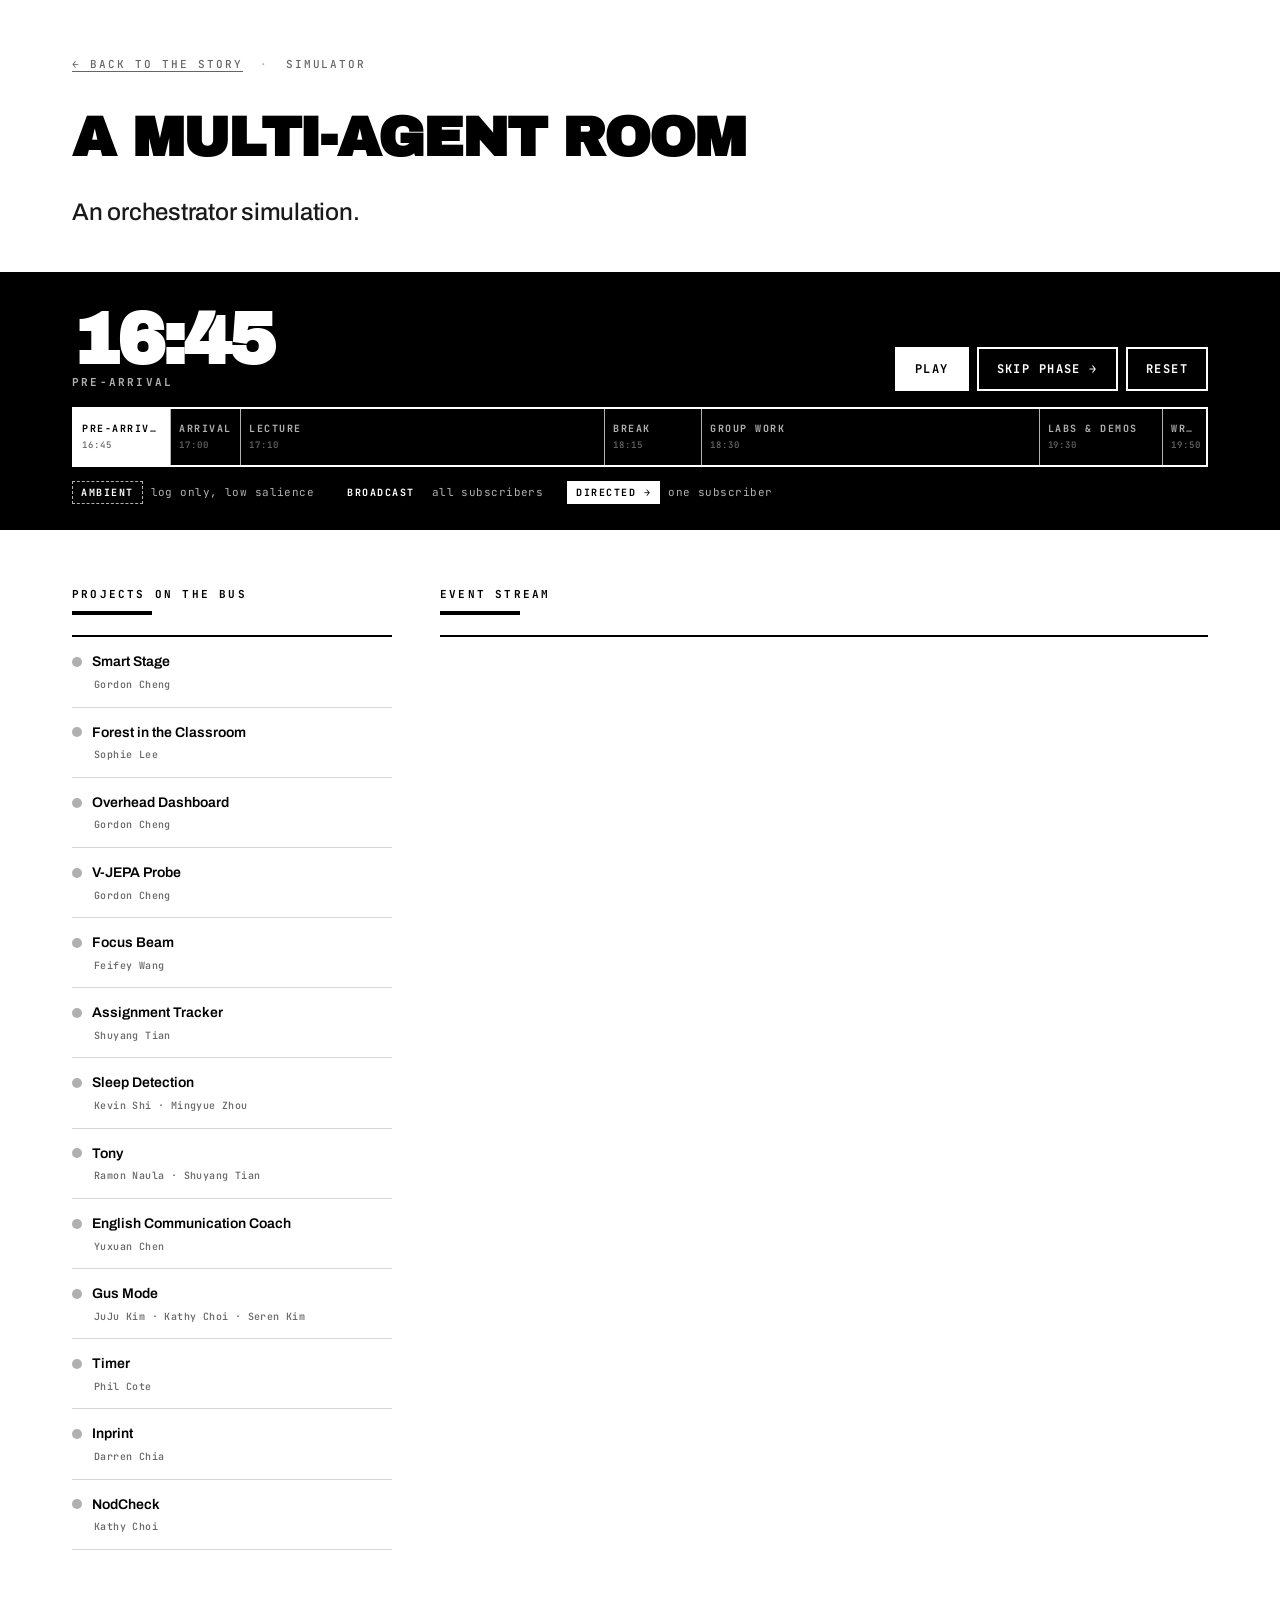
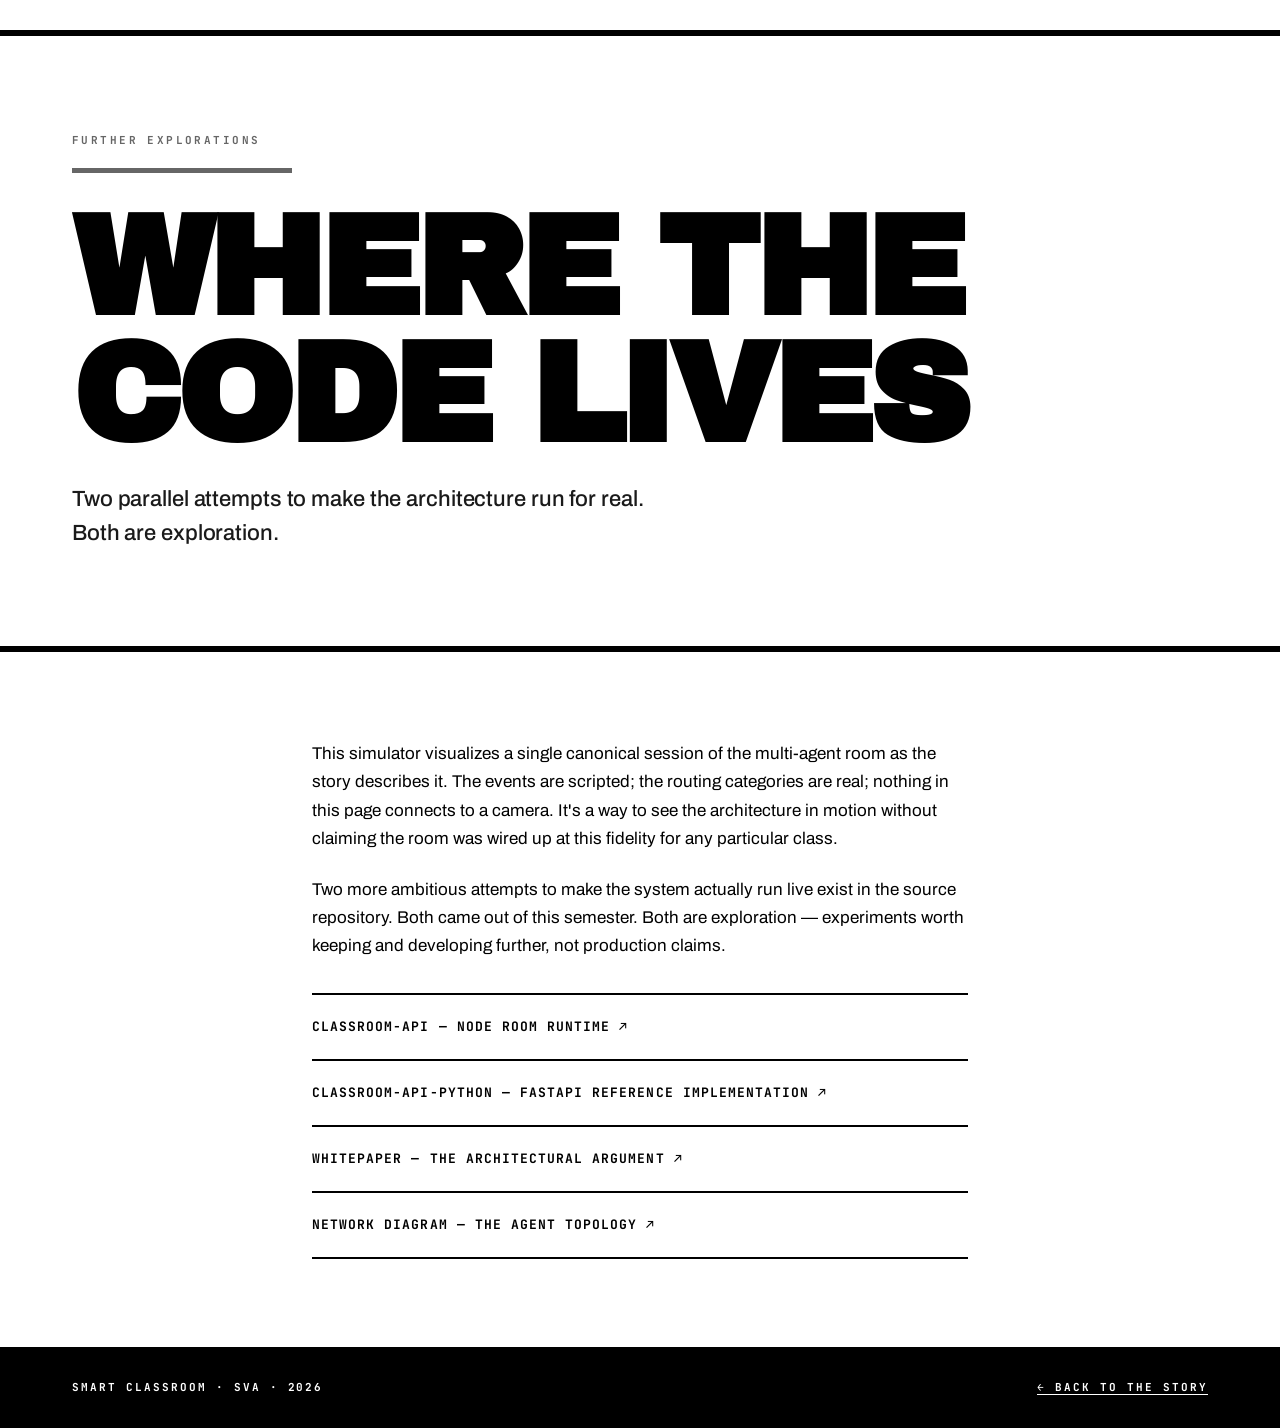
<file: simulator.html>
<!DOCTYPE html>
<html lang="en">
<head>
<meta charset="utf-8">
<meta name="viewport" content="width=device-width, initial-scale=1.0">
<title>The Smart Classroom · Simulator</title>
<meta name="description" content="A visualization of what the multi-agent room could do across one Monday session. Companion to the Smart Classroom story site.">
<link rel="preconnect" href="https://fonts.googleapis.com">
<link rel="preconnect" href="https://fonts.gstatic.com" crossorigin>
<link href="https://fonts.googleapis.com/css2?family=Archivo:wght@400;500;600;700;800;900&family=Archivo+Black&family=JetBrains+Mono:wght@400;500;700&display=swap" rel="stylesheet">
<link rel="stylesheet" href="style.css?v=10">
<link rel="stylesheet" href="simulator.css?v=4">
<style>
  html.fonts-loading body > *:not(.page-spinner) { opacity: 0; }
  body > *:not(.page-spinner) { transition: opacity 0.18s ease-out; }
  .page-spinner {
    display: none;
    position: fixed; inset: 0;
    align-items: center; justify-content: center;
    pointer-events: none;
    z-index: 1000;
  }
  html.fonts-loading .page-spinner { display: flex; }
  .page-spinner svg {
    animation: page-spinner-rotate 1.4s linear infinite;
  }
  @keyframes page-spinner-rotate { to { transform: rotate(360deg); } }
</style>
<script>
  (function () {
    var h = document.documentElement;
    h.classList.add('fonts-loading');
    function reveal() { h.classList.remove('fonts-loading'); }
    if (document.fonts && document.fonts.ready) {
      document.fonts.ready.then(reveal);
      setTimeout(reveal, 2000);
    } else {
      reveal();
    }
  })();
</script>
<!-- Privacy-friendly analytics by Plausible -->
<script async src="https://plausible.io/js/pa-TwCfdIUMh9_8q5YPkaI5g.js"></script>
<script>
  window.plausible=window.plausible||function(){(plausible.q=plausible.q||[]).push(arguments)},plausible.init=plausible.init||function(i){plausible.o=i||{}};
  plausible.init()
</script>
</head>
<body class="simulator-body">

<div class="page-spinner" aria-hidden="true">
  <svg width="72" height="72" viewBox="0 0 28 28" xmlns="http://www.w3.org/2000/svg">
    <!-- Bauhaus primary forms — circle, square, triangle — rotating as one. -->
    <circle cx="14" cy="5" r="2.5" fill="#000"/>
    <rect x="4.2" y="16.5" width="4" height="4" fill="#000"/>
    <polygon points="19.8,16.5 23.8,16.5 21.8,20.5" fill="#000"/>
  </svg>
</div>

<header class="masthead">
  <div class="masthead-inner">
    <div class="meta">
      <span class="meta-label"><a href="index.html" style="color:inherit; border-bottom-color:inherit;">&larr; Back to the story</a></span>
      <span class="meta-sep">·</span>
      <span class="meta-label">Simulator</span>
    </div>
    <h1 class="masthead-title">A Multi-Agent Room</h1>
    <p class="masthead-sub">An orchestrator simulation.</p>
  </div>
</header>

<main class="sim-main">

  <!-- ─── Control bar ─────────────────────────────────────────── -->
  <section class="sim-controls">
    <div class="container container-wide">
      <div class="sim-clock-row">
        <div class="sim-clock">
          <span class="sim-clock-time" id="sim-time">16:45</span>
          <span class="sim-clock-phase" id="sim-phase-label">PRE-ARRIVAL</span>
        </div>
        <div class="sim-buttons">
          <button id="btn-play" class="sim-btn sim-btn-primary">Play</button>
          <button id="btn-skip" class="sim-btn">Skip phase &rarr;</button>
          <button id="btn-reset" class="sim-btn">Reset</button>
        </div>
      </div>

      <!-- Phase timeline -->
      <div class="sim-phaseline" id="sim-phaseline"></div>

      <!-- Routing legend -->
      <div class="sim-legend">
        <span class="sim-legend-item"><span class="badge badge-ambient">AMBIENT</span> log only, low salience</span>
        <span class="sim-legend-item"><span class="badge badge-broadcast">BROADCAST</span> all subscribers</span>
        <span class="sim-legend-item"><span class="badge badge-directed">DIRECTED &rarr;</span> one subscriber</span>
      </div>
    </div>
  </section>

  <!-- ─── Main layout: project grid + event stream ────────────── -->
  <section class="sim-layout">
    <div class="container container-wide">

      <!-- Mobile-only tabs: switch between projects and stream. -->
      <div class="sim-tabs" role="tablist">
        <button type="button" class="sim-tab is-active" data-tab="projects" role="tab" aria-selected="true">Projects</button>
        <button type="button" class="sim-tab" data-tab="stream" role="tab" aria-selected="false">Event stream</button>
      </div>

      <div class="sim-grid">

        <aside class="sim-projects sim-tabpanel is-active" id="sim-projects-panel" data-tab="projects" role="tabpanel">
          <h2 class="sim-panel-title">Projects on the bus</h2>
          <ul class="sim-project-list" id="sim-project-list"></ul>
        </aside>

        <article class="sim-stream-wrap sim-tabpanel" data-tab="stream" role="tabpanel">
          <h2 class="sim-panel-title">Event stream</h2>
          <ol class="sim-stream" id="sim-stream"></ol>
        </article>

      </div>
    </div>
  </section>

  <!-- ─── Further Explorations ─────────────────────────────────── -->
  <section class="phase-card phase-card-light">
    <div class="container">
      <div class="phase-meta">
        <span class="phase-num">Further Explorations</span>
      </div>
      <h2 class="phase-title">Where the code lives</h2>
      <p class="phase-sub">Two parallel attempts to make the architecture run for real. Both are exploration.</p>
    </div>
  </section>

  <section class="chapter">
    <div class="container">
      <p>
        This simulator visualizes a single canonical session of the multi-agent room as the story
        describes it. The events are scripted; the routing categories are real; nothing in this page
        connects to a camera. It's a way to see the architecture in motion without claiming the room
        was wired up at this fidelity for any particular class.
      </p>
      <p>
        Two more ambitious attempts to make the system actually run live exist in the source
        repository. Both came out of this semester. Both are exploration &mdash; experiments worth keeping
        and developing further, not production claims.
      </p>
      <ul class="links">
        <li>
          <a href="https://github.com/kandizzy/smart-objects-cameras/tree/main/classroom-api" target="_blank" rel="noopener">
            classroom-api &mdash; Node room runtime &nearr;
          </a>
        </li>
        <li>
          <a href="https://github.com/kandizzy/smart-objects-cameras/tree/main/classroom-api-python" target="_blank" rel="noopener">
            classroom-api-python &mdash; FastAPI reference implementation &nearr;
          </a>
        </li>
        <li>
          <a href="https://github.com/kandizzy/smart-objects-cameras/blob/main/docs/whitepaper/multi-agent-classroom.md" target="_blank" rel="noopener">
            Whitepaper &mdash; the architectural argument &nearr;
          </a>
        </li>
        <li>
          <a href="https://github.com/kandizzy/smart-objects-cameras/blob/main/docs/whitepaper/diagrams/network-diagram.html" target="_blank" rel="noopener">
            Network diagram &mdash; the agent topology &nearr;
          </a>
        </li>
      </ul>
    </div>
  </section>

</main>

<footer class="colophon-footer">
  <div class="container">
    <span>Smart Classroom &middot; SVA &middot; 2026</span>
    <span><a href="index.html">&larr; Back to the story</a></span>
  </div>
</footer>

<script src="simulator-data.js?v=3"></script>
<script src="simulator.js?v=4"></script>
</body>
</html>
</file>
<file: style.css>
/* ────────────────────────────────────────────────────────────────
   Smart Classroom Story — Bauhaus B&W
   Geometric sans throughout. No serifs. Weight does the work.
──────────────────────────────────────────────────────────────── */

:root {
  --font-display: "Archivo Black", "Archivo", Helvetica, Arial, sans-serif;
  --font-sans:    "Archivo", Helvetica, Arial, sans-serif;
  --font-mono:    "JetBrains Mono", "SF Mono", monospace;

  --ink:        #000000;
  --ink-soft:   #1a1a1a;
  --ink-muted:  #666666;
  --ink-faint:  #b0b0b0;
  --paper:      #ffffff;
  --paper-deep: #ededed;
  --rule:       #000000;
}

* { margin: 0; padding: 0; box-sizing: border-box; }

html { scroll-behavior: smooth; }

/* Anchor targets: extra space above so the section title isn't crammed against the top */
:target {
  scroll-margin-top: 32px;
}
:target::before {
  content: "";
  display: inline-block;
  width: 8px;
  height: 8px;
  margin-right: 14px;
  background: var(--ink);
  vertical-align: middle;
}

body {
  background: var(--paper);
  color: var(--ink);
  font-family: var(--font-sans);
  font-size: 16px;
  line-height: 1.55;
  -webkit-font-smoothing: antialiased;
  text-rendering: optimizeLegibility;
}

a {
  color: var(--ink);
  text-decoration: none;
  border-bottom: 1px solid var(--ink);
  transition: opacity 0.15s;
}
a:hover { opacity: 0.55; }

/* ─── Container ─────────────────────────────────────────────── */

.container {
  max-width: 720px;
  margin: 0 auto;
  padding: 0 32px;
}

/* ─── Masthead ──────────────────────────────────────────────── */

.masthead {
  border-bottom: 6px solid var(--rule);
  padding: 96px 0 64px;
  background: var(--paper);
}

.masthead-inner {
  max-width: 1200px;
  margin: 0 auto;
  padding: 0 32px;
}

.meta {
  font-family: var(--font-mono);
  font-size: 11px;
  font-weight: 500;
  letter-spacing: 0.18em;
  text-transform: uppercase;
  color: var(--ink-muted);
  margin-bottom: 40px;
}
.meta-sep { margin: 0 8px; color: var(--ink-faint); }

.masthead-title {
  font-family: var(--font-display);
  font-weight: 900;
  font-size: clamp(64px, 14vw, 168px);
  line-height: 0.88;
  letter-spacing: -0.04em;
  text-transform: uppercase;
  color: var(--ink);
  margin-bottom: 32px;
}

.masthead-sub {
  font-family: var(--font-sans);
  font-weight: 500;
  font-size: clamp(18px, 2.5vw, 24px);
  letter-spacing: -0.01em;
  color: var(--ink-soft);
  max-width: 640px;
}

/* ─── Phase Cards ───────────────────────────────────────────── */

.phase-card {
  background: var(--ink);
  color: var(--paper);
  padding: 96px 0;
  margin-top: 0;
  border-top: 6px solid var(--rule);
  border-bottom: 6px solid var(--rule);
}
.phase-card .container {
  max-width: 1200px;
}

.phase-card-light {
  background: var(--paper);
  color: var(--ink);
}
.phase-card-light .phase-meta { color: var(--ink-muted); border-color: var(--ink); opacity: 1; }
.phase-card-light .phase-time { color: var(--ink); }
.phase-card-light .phase-num { color: var(--ink-muted); }
.phase-card-light .phase-sub { color: var(--ink-soft); }

.phase-meta {
  font-family: var(--font-mono);
  font-size: 11px;
  font-weight: 700;
  letter-spacing: 0.22em;
  text-transform: uppercase;
  color: var(--paper);
  display: flex;
  justify-content: space-between;
  align-items: baseline;
  margin-bottom: 32px;
  padding-bottom: 24px;
  position: relative;
  opacity: 0.95;
}
/* Partial-width left-anchored bar — Swiss/Bauhaus rule.
   Doesn't reach the right edge; that's the point. */
.phase-meta::after {
  content: "";
  position: absolute;
  bottom: 0;
  left: 0;
  width: 220px;
  height: 5px;
  background: currentColor;
}

.phase-time {
  font-size: 14px;
  font-weight: 700;
  letter-spacing: 0.18em;
}

.phase-title {
  font-family: var(--font-display);
  font-weight: 900;
  font-size: clamp(56px, 11vw, 144px);
  line-height: 0.9;
  letter-spacing: -0.04em;
  text-transform: uppercase;
  margin-bottom: 24px;
}

.phase-sub {
  font-family: var(--font-sans);
  font-weight: 500;
  font-size: clamp(16px, 2vw, 22px);
  letter-spacing: -0.005em;
  color: var(--paper-deep);
  max-width: 600px;
}

/* ─── Chapters ──────────────────────────────────────────────── */

.chapter {
  padding: 88px 0;
}

.chapter-hero {
  padding: 96px 0 80px;
  border-bottom: 2px solid var(--ink);
}

.lede {
  font-family: var(--font-sans);
  font-weight: 600;
  font-size: clamp(22px, 2.8vw, 30px);
  line-height: 1.3;
  letter-spacing: -0.015em;
  margin-bottom: 32px;
  color: var(--ink);
}

.lede-runner {
  font-family: var(--font-sans);
  font-weight: 400;
  font-size: 16px;
  line-height: 1.65;
  color: var(--ink-soft);
  max-width: 600px;
}

.chapter p {
  font-family: var(--font-sans);
  font-weight: 400;
  font-size: 17px;
  line-height: 1.65;
  margin-bottom: 1.4em;
  color: var(--ink);
}

.chapter p strong {
  font-family: var(--font-sans);
  font-weight: 800;
  letter-spacing: -0.01em;
}

.chapter p em {
  font-style: italic;
}

.aside {
  font-family: var(--font-mono) !important;
  font-size: 12px !important;
  font-weight: 400 !important;
  line-height: 1.6 !important;
  color: var(--ink-soft) !important;
  border-left: 4px solid var(--ink);
  padding: 4px 0 4px 20px;
  margin: 2.5em 0;
  max-width: 600px;
  text-transform: none;
  letter-spacing: 0;
}

/* ─── Blockquotes ───────────────────────────────────────────── */

blockquote {
  margin: 3em 0;
  padding: 32px 0;
  border-top: 4px solid var(--ink);
  border-bottom: 4px solid var(--ink);
}

blockquote p {
  font-family: var(--font-sans) !important;
  font-weight: 700 !important;
  font-style: normal !important;
  font-size: clamp(22px, 2.8vw, 28px) !important;
  line-height: 1.3 !important;
  letter-spacing: -0.02em !important;
  margin-bottom: 20px !important;
  color: var(--ink);
}

blockquote cite {
  font-family: var(--font-mono);
  font-style: normal;
  font-size: 11px;
  font-weight: 700;
  letter-spacing: 0.18em;
  text-transform: uppercase;
  color: var(--ink-muted);
  display: block;
}

/* ─── Figures ───────────────────────────────────────────────── */

.figure {
  margin: 3em 0;
}

.figure img,
.figure video {
  display: block;
  width: 100%;
  height: auto;
  border: 2px solid var(--ink);
  background: var(--ink);
}

.figure video {
  outline: none;
}

.figure-wide {
  max-width: 1200px;
  margin-left: 50%;
  transform: translateX(-50%);
  width: min(calc(100vw - 64px), 1200px);
}

.figure figcaption {
  font-family: var(--font-mono);
  font-size: 11px;
  font-weight: 500;
  letter-spacing: 0.08em;
  color: var(--ink);
  margin-top: 12px;
  padding-top: 10px;
  border-top: 2px solid var(--ink);
  line-height: 1.5;
  text-transform: uppercase;
}

/* ─── Links list ────────────────────────────────────────────── */

.links {
  list-style: none;
  margin-top: 2em;
  border-top: 2px solid var(--ink);
}
.links li {
  border-bottom: 2px solid var(--ink);
}
.links a {
  display: block;
  padding: 22px 0;
  font-family: var(--font-mono);
  font-size: 13px;
  font-weight: 700;
  letter-spacing: 0.08em;
  text-transform: uppercase;
  border-bottom: none;
  color: var(--ink);
  transition: padding 0.15s, background 0.15s;
}
.links a:hover {
  background: var(--ink);
  color: var(--paper);
  opacity: 1;
  padding-left: 16px;
  padding-right: 16px;
}

/* ─── Credits ───────────────────────────────────────────────── */

.chapter-credits {
  background: var(--paper-deep);
  padding: 96px 0 64px;
  border-top: 6px solid var(--rule);
}

.credits-title {
  font-family: var(--font-display);
  font-weight: 900;
  font-size: clamp(48px, 7vw, 88px);
  line-height: 0.9;
  letter-spacing: -0.04em;
  text-transform: uppercase;
  margin-bottom: 56px;
}

.credits-grid {
  display: grid;
  grid-template-columns: repeat(auto-fit, minmax(240px, 1fr));
  gap: 48px;
  margin-bottom: 48px;
}

.credits-block h3 {
  font-family: var(--font-mono);
  font-size: 11px;
  font-weight: 700;
  letter-spacing: 0.2em;
  text-transform: uppercase;
  color: var(--ink);
  margin-bottom: 16px;
  padding-bottom: 12px;
  position: relative;
}
.credits-block h3::after {
  content: "";
  position: absolute;
  bottom: 0;
  left: 0;
  width: 80px;
  height: 4px;
  background: var(--ink);
}

.credits-block ul {
  list-style: none;
}

.credits-block li {
  font-family: var(--font-sans);
  font-weight: 400;
  font-size: 15px;
  line-height: 1.7;
  color: var(--ink-soft);
}

.credits-block li a {
  font-family: var(--font-mono);
  font-size: 12px;
  font-weight: 500;
  border-bottom: 1px solid var(--ink-faint);
}

.project-jump {
  display: grid;
  grid-template-columns: repeat(auto-fill, minmax(180px, 1fr));
  gap: 8px 24px;
}
.project-jump li {
  font-size: 13px;
}
.project-jump a {
  font-family: var(--font-mono);
  font-size: 12px;
  font-weight: 500;
  letter-spacing: 0.04em;
  text-transform: uppercase;
  border-bottom: 1px solid var(--ink-faint);
}

.colophon {
  font-family: var(--font-sans);
  font-weight: 400;
  font-size: 14px;
  line-height: 1.65;
  color: var(--ink-muted);
  max-width: 640px;
  margin-top: 48px;
  padding-top: 24px;
  border-top: 2px solid var(--ink);
}
.colophon em { font-style: normal; font-weight: 700; }

/* ─── Footer ────────────────────────────────────────────────── */

.colophon-footer {
  background: var(--ink);
  color: var(--paper);
  padding: 32px 0;
}
.colophon-footer .container {
  max-width: 1200px;
  display: flex;
  justify-content: space-between;
  align-items: center;
  font-family: var(--font-mono);
  font-size: 11px;
  font-weight: 700;
  letter-spacing: 0.18em;
  text-transform: uppercase;
}
.colophon-footer a {
  color: var(--paper);
  border-bottom-color: var(--paper);
}

/* ─── Mobile ────────────────────────────────────────────────── */

@media (max-width: 640px) {
  .container { padding: 0 20px; }
  .masthead { padding: 56px 0 40px; }
  .phase-card { padding: 56px 0; }
  .chapter { padding: 56px 0; }
  .figure-wide { width: calc(100vw - 40px); }

  /* Display titles: pure-vw scaling so long single words ("Classroom",
     "Contributors") don't overshoot the viewport at narrow widths. */
  .masthead-title {
    font-size: 11vw;
    letter-spacing: -0.05em;
    line-height: 0.92;
  }
  .phase-title {
    font-size: 12vw;
    letter-spacing: -0.03em;
    line-height: 0.92;
  }
  .credits-title {
    font-size: 8.5vw;
    letter-spacing: -0.05em;
    line-height: 0.92;
  }

  /* Safety net: hyphenate long words rather than overflow. */
  .masthead-title,
  .phase-title,
  .credits-title {
    overflow-wrap: break-word;
    hyphens: auto;
    -webkit-hyphens: auto;
  }
}

/* ─── Print ─────────────────────────────────────────────────── */

@media print {
  body { background: white; color: black; font-size: 11pt; }
  .phase-card { background: white; color: black; border-top: 2pt solid black; border-bottom: 2pt solid black; padding: 32pt 0; page-break-before: always; }
  .phase-title, .phase-sub, .phase-meta, .phase-time { color: black !important; }
  .colophon-footer { background: white; color: black; border-top: 1pt solid black; }
  .figure { page-break-inside: avoid; }
  .links { display: none; }
}
</file>
<file: simulator.css>
/* ────────────────────────────────────────────────────────────────
   Simulator — extends style.css with playback-specific bits.
──────────────────────────────────────────────────────────────── */

.simulator-body { background: var(--paper); }

/* Smaller masthead title on the simulator page — the clock is the
   primary visual, so the page title plays a supporting role. */
.simulator-body .masthead-title {
  font-size: clamp(32px, 5vw, 56px);
  letter-spacing: -0.03em;
}
.simulator-body .masthead { padding: 56px 0 40px; }

.container-wide {
  max-width: 1200px;
  margin: 0 auto;
  padding: 0 32px;
}

/* ─── Control bar ───────────────────────────────────────────── */

.sim-controls {
  background: var(--ink);
  color: var(--paper);
  padding: 24px 0 20px;
  border-top: 6px solid var(--rule);
  border-bottom: 6px solid var(--rule);
  position: sticky;
  top: 0;
  z-index: 50;
}

.sim-clock-row {
  display: flex;
  align-items: flex-end;
  justify-content: space-between;
  gap: 24px;
  flex-wrap: wrap;
  margin-bottom: 16px;
}

.sim-clock {
  display: flex;
  flex-direction: column;
  gap: 2px;
}
.sim-clock-time {
  font-family: var(--font-display);
  font-weight: 900;
  font-size: clamp(40px, 6vw, 72px);
  line-height: 0.9;
  letter-spacing: -0.04em;
  color: var(--paper);
}
.sim-clock-phase {
  font-family: var(--font-mono);
  font-size: 11px;
  font-weight: 700;
  letter-spacing: 0.2em;
  color: var(--ink-faint);
}

.sim-buttons {
  display: flex;
  gap: 8px;
  flex-wrap: wrap;
}
.sim-btn {
  font-family: var(--font-mono);
  font-size: 12px;
  font-weight: 700;
  letter-spacing: 0.12em;
  text-transform: uppercase;
  background: transparent;
  color: var(--paper);
  border: 2px solid var(--paper);
  padding: 12px 18px;
  cursor: pointer;
  transition: background 0.15s, color 0.15s;
}
.sim-btn:hover { background: var(--paper); color: var(--ink); }
.sim-btn-primary {
  background: var(--paper);
  color: var(--ink);
}
.sim-btn-primary:hover { background: var(--ink-faint); color: var(--ink); }
.sim-btn-primary.is-playing { background: transparent; color: var(--paper); }

/* ─── Phase line ─────────────────────────────────────────────── */

.sim-phaseline {
  display: flex;
  width: 100%;
  margin-bottom: 14px;
  border: 2px solid var(--paper);
  background: var(--ink);
}
.sim-phaseseg {
  position: relative;
  cursor: pointer;
  padding: 12px 8px;
  border-right: 1px solid var(--ink-faint);
  min-width: 0;
  overflow: hidden;
  transition: background 0.15s;
}
.sim-phaseseg:last-child { border-right: 0; }
.sim-phaseseg-inner {
  position: absolute;
  inset: 0;
  background: transparent;
  pointer-events: none;
}
.sim-phaseseg-label {
  font-family: var(--font-mono);
  font-size: 10px;
  font-weight: 700;
  letter-spacing: 0.15em;
  text-transform: uppercase;
  color: var(--ink-faint);
  white-space: nowrap;
  overflow: hidden;
  text-overflow: ellipsis;
  position: relative;
  z-index: 1;
}
.sim-phaseseg-time {
  font-family: var(--font-mono);
  font-size: 9px;
  font-weight: 500;
  letter-spacing: 0.1em;
  color: var(--ink-faint);
  margin-top: 2px;
  position: relative;
  z-index: 1;
  opacity: 0.6;
}
.sim-phaseseg.is-past { background: rgba(255,255,255,0.08); }
.sim-phaseseg.is-current {
  background: var(--paper);
}
.sim-phaseseg.is-current .sim-phaseseg-label,
.sim-phaseseg.is-current .sim-phaseseg-time { color: var(--ink); }
.sim-phaseseg:hover .sim-phaseseg-label { color: var(--paper); }
.sim-phaseseg.is-current:hover .sim-phaseseg-label { color: var(--ink); }

/* ─── Routing legend ────────────────────────────────────────── */

.sim-legend {
  display: flex;
  gap: 24px;
  flex-wrap: wrap;
  font-family: var(--font-mono);
  font-size: 11px;
  color: var(--ink-faint);
  letter-spacing: 0.04em;
}
.sim-legend-item {
  display: inline-flex;
  align-items: center;
  gap: 8px;
}

/* ─── Routing badges ────────────────────────────────────────── */

.badge {
  display: inline-block;
  font-family: var(--font-mono);
  font-size: 10px;
  font-weight: 700;
  letter-spacing: 0.15em;
  padding: 3px 8px;
  border: 1.5px solid currentColor;
  text-transform: uppercase;
  white-space: nowrap;
}
.badge-ambient {
  color: var(--ink-faint);
  border-style: dashed;
  background: transparent;
}
.badge-broadcast {
  color: var(--paper);
  background: var(--ink);
  border-color: var(--ink);
}
.badge-directed {
  color: var(--ink);
  background: var(--paper);
  border-color: var(--ink);
  border-style: solid;
}
/* Inside the dark control bar, ambient needs more contrast */
.sim-controls .badge-ambient {
  color: var(--paper);
  border-color: var(--ink-faint);
}
.sim-controls .badge-directed {
  background: var(--paper);
  color: var(--ink);
  border-color: var(--paper);
}

/* ─── Layout ────────────────────────────────────────────────── */

.sim-layout {
  background: var(--paper);
  padding: 56px 0 80px;
}
.sim-grid {
  display: grid;
  grid-template-columns: minmax(260px, 320px) 1fr;
  gap: 48px;
  align-items: start;
}

/* Tabs: hidden on desktop, shown on mobile via media query below. */
.sim-tabs {
  display: none;
  margin-bottom: 32px;
  border: 2px solid var(--ink);
}
.sim-tab {
  flex: 1 1 0;
  padding: 14px 12px;
  font-family: var(--font-mono);
  font-size: 12px;
  font-weight: 700;
  letter-spacing: 0.15em;
  text-transform: uppercase;
  background: var(--paper);
  color: var(--ink);
  border: none;
  border-right: 2px solid var(--ink);
  cursor: pointer;
  transition: background 0.15s, color 0.15s;
}
.sim-tab:last-child { border-right: none; }
.sim-tab:hover { background: var(--paper-deep); }
.sim-tab.is-active {
  background: var(--ink);
  color: var(--paper);
}
.sim-tab.is-active:hover { background: var(--ink); }

.sim-panel-title {
  font-family: var(--font-mono);
  font-size: 11px;
  font-weight: 700;
  letter-spacing: 0.2em;
  text-transform: uppercase;
  color: var(--ink);
  margin-bottom: 20px;
  padding-bottom: 12px;
  position: relative;
}
.sim-panel-title::after {
  content: "";
  position: absolute;
  bottom: 0;
  left: 0;
  width: 80px;
  height: 4px;
  background: var(--ink);
}

/* ─── Project list ──────────────────────────────────────────── */

.sim-project-list { list-style: none; }
.sim-project {
  border-bottom: 1px solid var(--border-subtle, #d8d6d2);
  padding: 14px 0;
  transition: background 0.2s, padding 0.2s;
}
.sim-project:first-child { border-top: 2px solid var(--ink); }
.sim-project-row {
  display: flex;
  align-items: center;
  gap: 10px;
}
.sim-project-dot {
  display: inline-block;
  width: 10px;
  height: 10px;
  border-radius: 50%;
  background: var(--ink-faint);
  flex-shrink: 0;
  transition: background 0.15s, transform 0.2s;
}
.sim-project-name {
  font-family: var(--font-sans);
  font-size: 14px;
  font-weight: 600;
  color: var(--ink);
}
.sim-project-students {
  font-family: var(--font-mono);
  font-size: 10px;
  font-weight: 500;
  letter-spacing: 0.04em;
  color: var(--ink-muted);
  margin-top: 4px;
  margin-left: 22px;
}
.sim-project.is-active {
  background: var(--ink);
  padding-left: 12px;
  padding-right: 12px;
  margin-left: -12px;
  margin-right: -12px;
}
.sim-project.is-active .sim-project-dot {
  background: var(--paper);
  transform: scale(1.2);
}
.sim-project.is-active .sim-project-name { color: var(--paper); }
.sim-project.is-active .sim-project-students { color: var(--ink-faint); }

/* ─── Event stream ──────────────────────────────────────────── */

.sim-stream-wrap {
  min-width: 0;
}
.sim-stream {
  list-style: none;
  border-top: 2px solid var(--ink);
  max-height: 70vh;
  overflow-y: auto;
  padding-right: 8px;
}
.sim-event {
  border-bottom: 1px solid var(--border-subtle, #d8d6d2);
  padding: 16px 0;
  animation: sim-event-in 0.4s ease-out;
}
@keyframes sim-event-in {
  from { opacity: 0; transform: translateY(8px); }
  to   { opacity: 1; transform: translateY(0); }
}
.sim-event-head {
  display: flex;
  align-items: center;
  gap: 12px;
  flex-wrap: wrap;
  margin-bottom: 6px;
}
.sim-event-time {
  font-family: var(--font-mono);
  font-size: 13px;
  font-weight: 700;
  color: var(--ink);
  letter-spacing: 0.05em;
}
.sim-event-source {
  font-family: var(--font-mono);
  font-size: 12px;
  font-weight: 600;
  color: var(--ink);
  letter-spacing: 0.02em;
}
.sim-event-type {
  color: var(--ink-muted);
  font-weight: 400;
}
.sim-event-summary {
  font-family: var(--font-sans);
  font-size: 14px;
  line-height: 1.5;
  color: var(--ink-soft);
  padding-left: 0;
}
.sim-event-summary strong {
  font-family: var(--font-mono);
  font-size: 12px;
  color: var(--ink);
  letter-spacing: 0.04em;
}

/* ─── Mobile ────────────────────────────────────────────────── */

@media (max-width: 720px) {
  .container-wide { padding: 0 20px; }
  .sim-controls { padding: 32px 0 24px; }
  .sim-clock-row { flex-direction: column; align-items: flex-start; gap: 16px; }
  .sim-clock-time { font-size: 56px; }
  .sim-buttons { width: 100%; }
  .sim-btn { flex: 1 1 auto; padding: 14px 8px; }
  .sim-grid { grid-template-columns: 1fr; gap: 0; }
  .sim-stream { max-height: none; }
  .sim-phaseseg-time { display: none; }
  .sim-phaseseg-label { font-size: 9px; }

  /* Show tabs, hide inactive panel */
  .sim-tabs { display: flex; }
  .sim-tabpanel { display: none; }
  .sim-tabpanel.is-active { display: block; }
}
</file>
